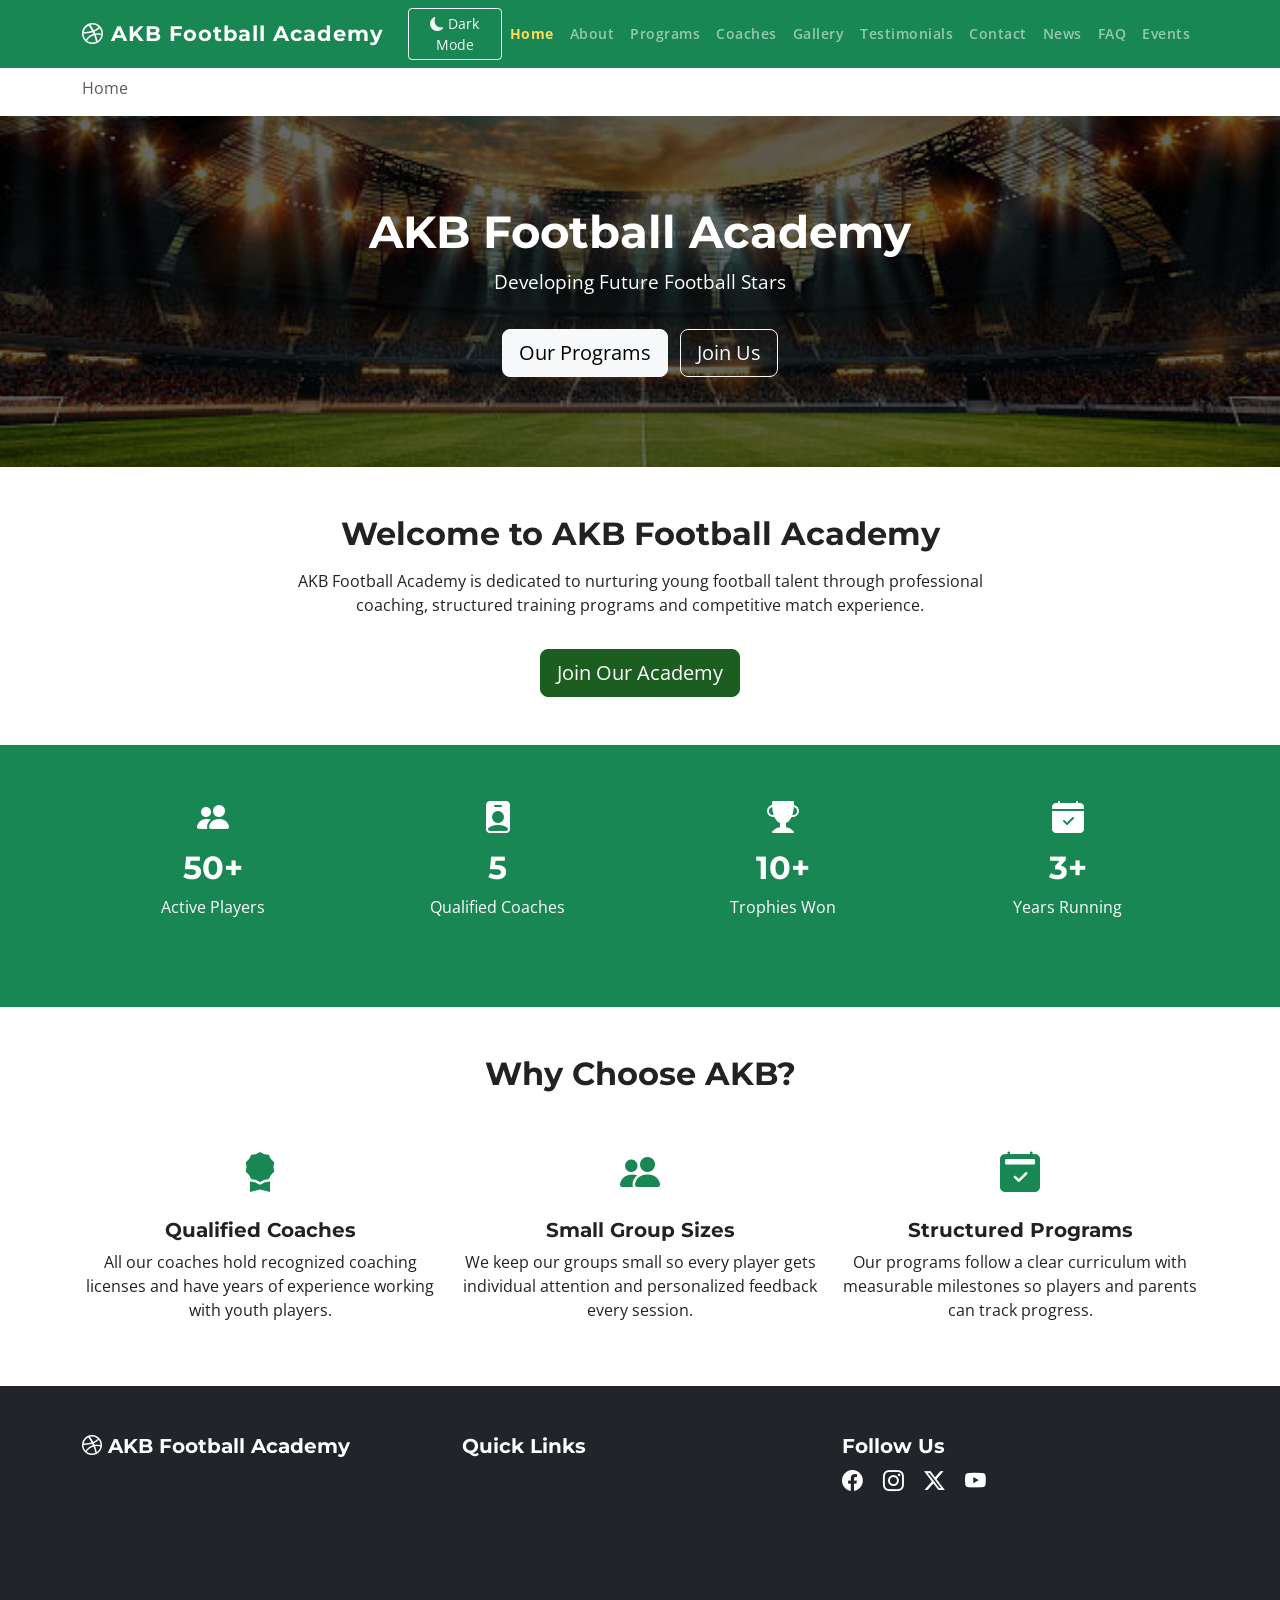
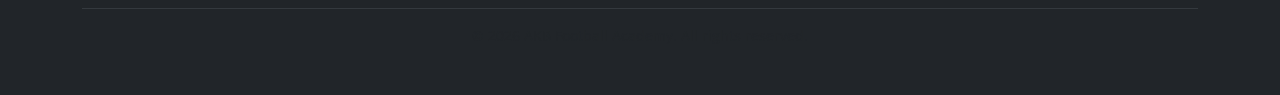
<file: index.html>
<!DOCTYPE html>
<html lang="en">
<head>
    <meta charset="UTF-8">
    <meta name="viewport" content="width=device-width, initial-scale=1.0">
    <title>AKB Football Academy</title>

    <link href="https://cdn.jsdelivr.net/npm/bootstrap@5.3.0/dist/css/bootstrap.min.css" rel="stylesheet">
    <link rel="stylesheet" href="https://cdn.jsdelivr.net/npm/bootstrap-icons@1.11.0/font/bootstrap-icons.css">
    <link rel="stylesheet" href="css/style.css">
</head>
<body>

    <nav class="navbar navbar-expand-lg navbar-dark bg-success">
        <div class="container">
          <a class="navbar-brand" href="index.html"><i class="bi bi-dribbble"></i> AKB Football Academy</a>
            <button class="btn btn-sm btn-outline-light ms-2" id="darkModeToggle"><i class="bi bi-moon-fill"></i> Dark Mode</button>
            <button class="navbar-toggler" type="button" data-bs-toggle="collapse" data-bs-target="#navMenu">
                <span class="navbar-toggler-icon"></span>
            </button>
            <div class="collapse navbar-collapse" id="navMenu">
                <ul class="navbar-nav ms-auto">
                    <li class="nav-item"><a class="nav-link active" href="index.html">Home</a></li>
                    <li class="nav-item"><a class="nav-link" href="about.html">About</a></li>
                    <li class="nav-item"><a class="nav-link" href="programs.html">Programs</a></li>
                    <li class="nav-item"><a class="nav-link" href="coaches.html">Coaches</a></li>
                    <li class="nav-item"><a class="nav-link" href="gallery.html">Gallery</a></li>
                    <li class="nav-item"><a class="nav-link" href="testimonials.html">Testimonials</a></li>
                    <li class="nav-item"><a class="nav-link" href="contact.html">Contact</a></li>
                    <li class="nav-item"><a class="nav-link" href="news.html">News</a></li>
                    <li class="nav-item"><a class="nav-link" href="faq.html">FAQ</a></li>
                    <li class="nav-item"><a class="nav-link" href="events.html">Events</a></li>
                </ul>
            </div>
        </div>
    </nav>

    <div class="container mt-2">
        <nav aria-label="breadcrumb">
            <ol class="breadcrumb">
                <li class="breadcrumb-item active">Home</li>
            </ol>
        </nav>
    </div>
    <div class="hero-banner text-center">
        <div class="container">
            <h1>AKB Football Academy</h1>
            <p>Developing Future Football Stars</p>
            <a href="programs.html" class="btn btn-light btn-lg mt-3 me-2">Our Programs</a>
            <a href="contact.html" class="btn btn-outline-light btn-lg mt-3">Join Us</a>
        </div>
    </div>

  <section class="container py-5">
        <div class="row justify-content-center text-center">
            <div class="col-md-8">
                <h2>Welcome to AKB Football Academy</h2>
                <p class="mt-3">
                    AKB Football Academy is dedicated to nurturing young football talent
                    through professional coaching, structured training programs and
                    competitive match experience.
                </p>
                <a href="contact.html" class="btn btn-success btn-lg mt-3">Join Our Academy</a>
            </div>
        </div>
    </section>

    <!-- Stats Section -->
    <section class="bg-success text-white py-5">
        <div class="container">
            <div class="row text-center">
                <div class="col-md-3 col-6 mb-4">
                    <i class="bi bi-people-fill" style="font-size: 2rem;"></i>
                    <h2 class="mt-2">50+</h2>
                    <p>Active Players</p>
                </div>
                <div class="col-md-3 col-6 mb-4">
                    <i class="bi bi-person-badge-fill" style="font-size: 2rem;"></i>
                    <h2 class="mt-2">5</h2>
                    <p>Qualified Coaches</p>
                </div>
                <div class="col-md-3 col-6 mb-4">
                    <i class="bi bi-trophy-fill" style="font-size: 2rem;"></i>
                    <h2 class="mt-2">10+</h2>
                    <p>Trophies Won</p>
                </div>
                <div class="col-md-3 col-6 mb-4">
                    <i class="bi bi-calendar-check-fill" style="font-size: 2rem;"></i>
                    <h2 class="mt-2">3+</h2>
                    <p>Years Running</p>
                </div>
            </div>
        </div>
    </section>
<!-- Why Choose Us Section -->
    <section class="container py-5">
        <h2 class="text-center mb-5">Why Choose AKB?</h2>
        <div class="row g-4 text-center">
            <div class="col-md-4">
                <i class="bi bi-award-fill text-success" style="font-size: 2.5rem;"></i>
                <h5 class="mt-3">Qualified Coaches</h5>
                <p>All our coaches hold recognized coaching licenses and have years of experience working with youth players.</p>
            </div>
            <div class="col-md-4">
                <i class="bi bi-people-fill text-success" style="font-size: 2.5rem;"></i>
                <h5 class="mt-3">Small Group Sizes</h5>
                <p>We keep our groups small so every player gets individual attention and personalized feedback every session.</p>
            </div>
            <div class="col-md-4">
                <i class="bi bi-calendar2-check-fill text-success" style="font-size: 2.5rem;"></i>
                <h5 class="mt-3">Structured Programs</h5>
                <p>Our programs follow a clear curriculum with measurable milestones so players and parents can track progress.</p>
            </div>
        </div>
    </section>
    <button id="backToTop" class="btn btn-success"><i class="bi bi-arrow-up"></i></button>
    <footer class="bg-dark text-white py-5">
        <div class="container">
            <div class="row text-center text-md-start">
                <div class="col-md-4 mb-4">
                    <h5><i class="bi bi-dribbble"></i> AKB Football Academy</h5>
                    <p class="text-muted">Developing skills, building character, shaping champions since 2023.</p>
                </div>
                <div class="col-md-4 mb-4">
                    <h5>Quick Links</h5>
                    <ul class="list-unstyled">
                        <li><a href="index.html" class="text-muted text-decoration-none">Home</a></li>
                        <li><a href="about.html" class="text-muted text-decoration-none">About</a></li>
                        <li><a href="programs.html" class="text-muted text-decoration-none">Programs</a></li>
                        <li><a href="contact.html" class="text-muted text-decoration-none">Contact</a></li>
                    </ul>
                </div>
                <div class="col-md-4 mb-4">
                    <h5>Follow Us</h5>
                    <a href="#" class="text-white me-3"><i class="bi bi-facebook" style="font-size: 1.3rem;"></i></a>
                    <a href="#" class="text-white me-3"><i class="bi bi-instagram" style="font-size: 1.3rem;"></i></a>
                    <a href="#" class="text-white me-3"><i class="bi bi-twitter-x" style="font-size: 1.3rem;"></i></a>
                    <a href="#" class="text-white"><i class="bi bi-youtube" style="font-size: 1.3rem;"></i></a>
                </div>
            </div>
            <hr class="border-secondary">
            <p class="text-center text-muted mb-0">&copy; 2026 AKB Football Academy. All rights reserved.</p>
        </div>
    </footer>

    <script src="https://cdn.jsdelivr.net/npm/bootstrap@5.3.0/dist/js/bootstrap.bundle.min.js"></script>
    <script src="js/script.js"></script>

</body>
</html>
</file>
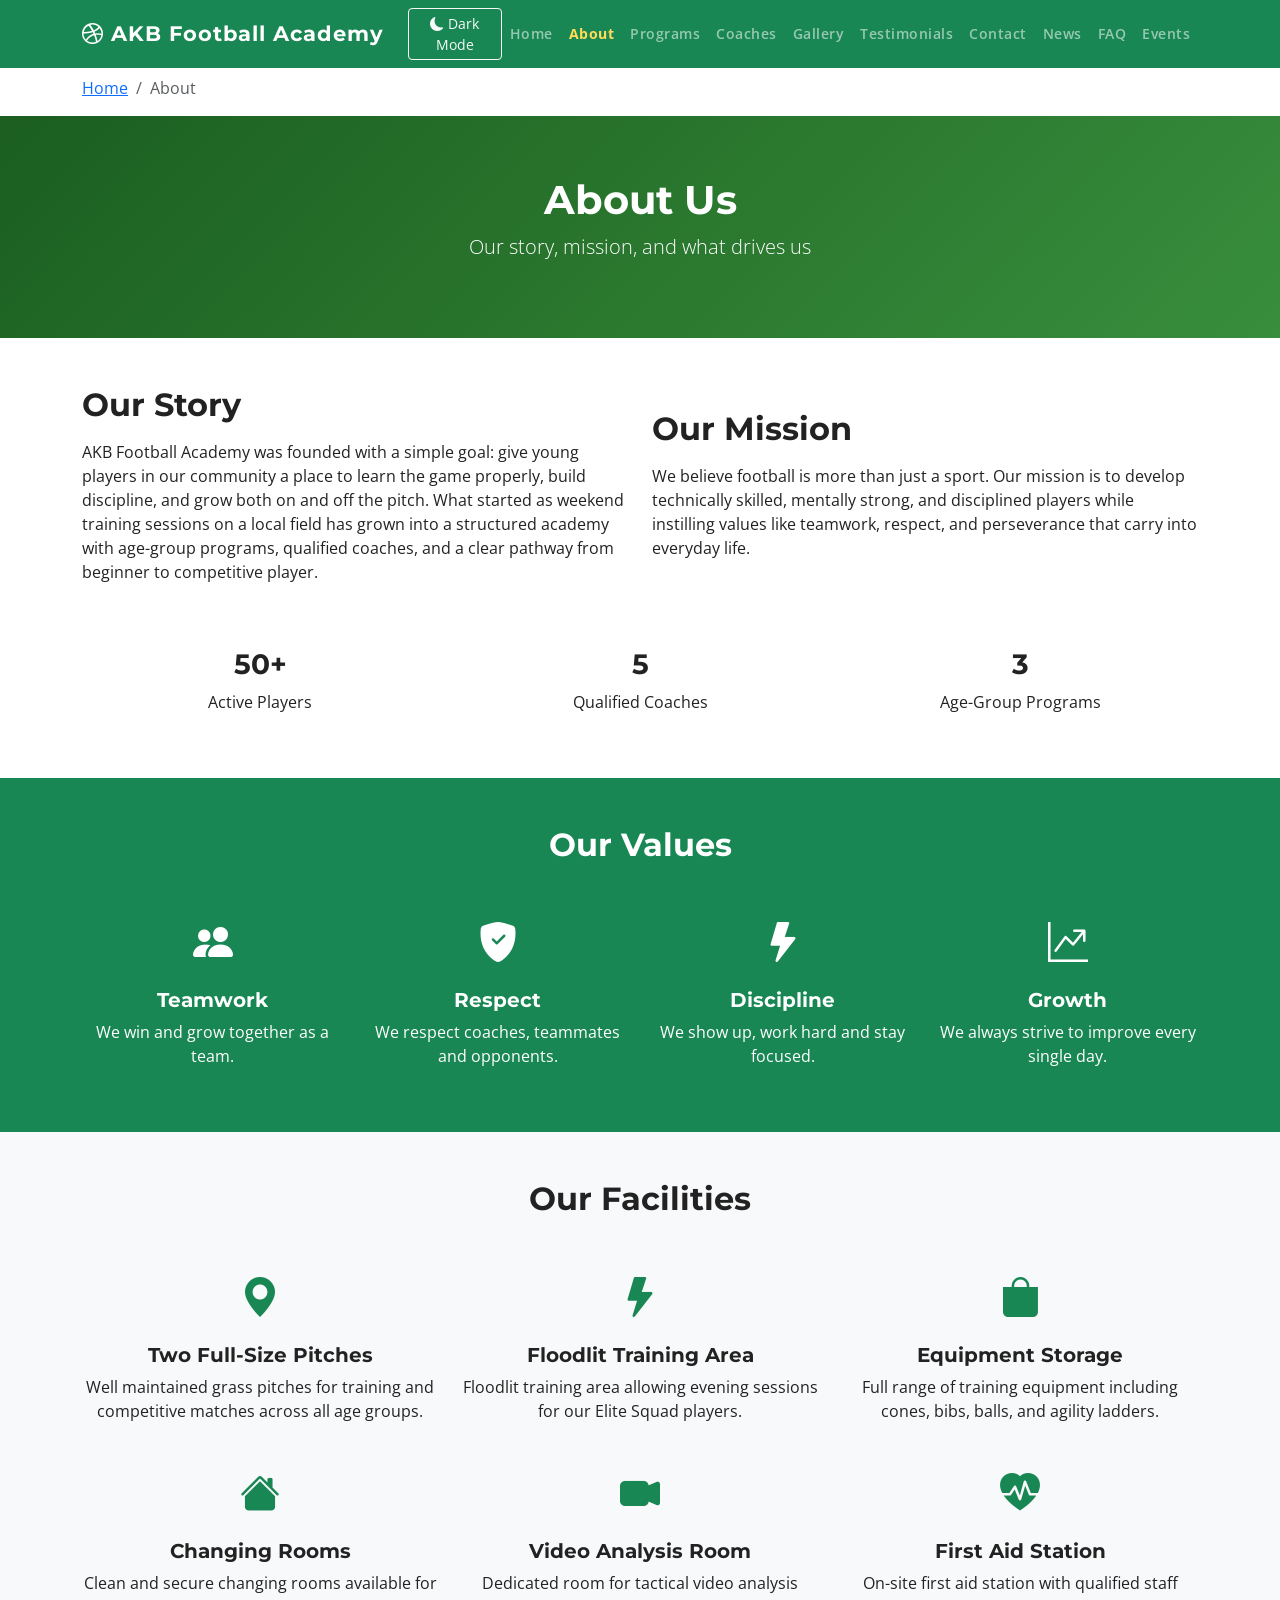
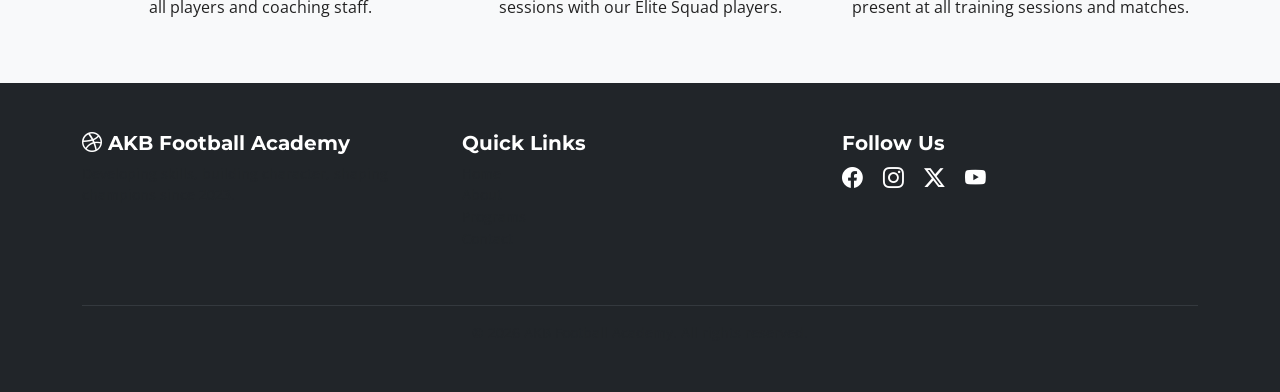
<file: about.html>
<!DOCTYPE html>
<html lang="en">
<head>
    <meta charset="UTF-8">
    <meta name="viewport" content="width=device-width, initial-scale=1.0">
    <title>About Us - AKB Football Academy</title>

    <link href="https://cdn.jsdelivr.net/npm/bootstrap@5.3.0/dist/css/bootstrap.min.css" rel="stylesheet">
    <link rel="stylesheet" href="https://cdn.jsdelivr.net/npm/bootstrap-icons@1.11.0/font/bootstrap-icons.css">
    <link rel="stylesheet" href="css/style.css">
</head>
<body>

    <nav class="navbar navbar-expand-lg navbar-dark bg-success">
        <div class="container">
            <a class="navbar-brand" href="index.html"><i class="bi bi-dribbble"></i> AKB Football Academy</a>
            <button class="btn btn-sm btn-outline-light ms-2" id="darkModeToggle"><i class="bi bi-moon-fill"></i> Dark Mode</button>
            <button class="navbar-toggler" type="button" data-bs-toggle="collapse" data-bs-target="#navMenu">
                <span class="navbar-toggler-icon"></span>
            </button>
            <div class="collapse navbar-collapse" id="navMenu">
                <ul class="navbar-nav ms-auto">
                    <li class="nav-item"><a class="nav-link" href="index.html">Home</a></li>
                    <li class="nav-item"><a class="nav-link active" href="about.html">About</a></li>
                    <li class="nav-item"><a class="nav-link" href="programs.html">Programs</a></li>
                    <li class="nav-item"><a class="nav-link" href="coaches.html">Coaches</a></li>
                    <li class="nav-item"><a class="nav-link" href="gallery.html">Gallery</a></li>
                    <li class="nav-item"><a class="nav-link" href="testimonials.html">Testimonials</a></li>
                    <li class="nav-item"><a class="nav-link" href="contact.html">Contact</a></li>
                    <li class="nav-item"><a class="nav-link" href="news.html">News</a></li>
                    <li class="nav-item"><a class="nav-link" href="faq.html">FAQ</a></li>
                    <li class="nav-item"><a class="nav-link" href="events.html">Events</a></li>
                </ul>
            </div>
        </div>
    </nav>

    <div class="container mt-2">
        <nav aria-label="breadcrumb">
            <ol class="breadcrumb">
                <li class="breadcrumb-item"><a href="index.html">Home</a></li>
                <li class="breadcrumb-item active">About</li>
            </ol>
        </nav>
    </div>

    <div class="page-header text-center">
        <div class="container">
            <h1>About Us</h1>
            <p class="lead">Our story, mission, and what drives us</p>
        </div>
    </div>

    <section class="container py-5">
        <div class="row align-items-center">
            <div class="col-md-6">
                <h2>Our Story</h2>
                <p class="mt-3">
                    AKB Football Academy was founded with a simple goal: give young
                    players in our community a place to learn the game properly,
                    build discipline, and grow both on and off the pitch. What
                    started as weekend training sessions on a local field has grown
                    into a structured academy with age-group programs, qualified
                    coaches, and a clear pathway from beginner to competitive player.
                </p>
            </div>
            <div class="col-md-6">
                <h2>Our Mission</h2>
                <p class="mt-3">
                    We believe football is more than just a sport. Our mission is to
                    develop technically skilled, mentally strong, and disciplined
                    players while instilling values like teamwork, respect, and
                    perseverance that carry into everyday life.
                </p>
            </div>
        </div>

        <div class="row text-center mt-5">
            <div class="col-md-4">
                <h3>50+</h3>
                <p>Active Players</p>
            </div>
            <div class="col-md-4">
                <h3>5</h3>
                <p>Qualified Coaches</p>
            </div>
            <div class="col-md-4">
                <h3>3</h3>
                <p>Age-Group Programs</p>
            </div>
        </div>
    </section>

    <!-- Values Section -->
    <section class="bg-success text-white py-5">
        <div class="container">
            <h2 class="text-center mb-5">Our Values</h2>
            <div class="row g-4 text-center">
                <div class="col-md-3 col-6">
                    <i class="bi bi-people-fill" style="font-size: 2.5rem;"></i>
                    <h5 class="mt-3">Teamwork</h5>
                    <p>We win and grow together as a team.</p>
                </div>
                <div class="col-md-3 col-6">
                    <i class="bi bi-shield-fill-check" style="font-size: 2.5rem;"></i>
                    <h5 class="mt-3">Respect</h5>
                    <p>We respect coaches, teammates and opponents.</p>
                </div>
                <div class="col-md-3 col-6">
                    <i class="bi bi-lightning-fill" style="font-size: 2.5rem;"></i>
                    <h5 class="mt-3">Discipline</h5>
                    <p>We show up, work hard and stay focused.</p>
                </div>
                <div class="col-md-3 col-6">
                    <i class="bi bi-graph-up-arrow" style="font-size: 2.5rem;"></i>
                    <h5 class="mt-3">Growth</h5>
                    <p>We always strive to improve every single day.</p>
                </div>
            </div>
        </div>
    </section>

    <!-- Facilities Section -->
    <section class="bg-light py-5">
        <div class="container">
            <h2 class="text-center mb-5">Our Facilities</h2>
            <div class="row g-4 text-center">
                <div class="col-md-4">
                    <i class="bi bi-geo-alt-fill text-success" style="font-size: 2.5rem;"></i>
                    <h5 class="mt-3">Two Full-Size Pitches</h5>
                    <p>Well maintained grass pitches for training and competitive matches across all age groups.</p>
                </div>
                <div class="col-md-4">
                    <i class="bi bi-lightning-fill text-success" style="font-size: 2.5rem;"></i>
                    <h5 class="mt-3">Floodlit Training Area</h5>
                    <p>Floodlit training area allowing evening sessions for our Elite Squad players.</p>
                </div>
                <div class="col-md-4">
                    <i class="bi bi-bag-fill text-success" style="font-size: 2.5rem;"></i>
                    <h5 class="mt-3">Equipment Storage</h5>
                    <p>Full range of training equipment including cones, bibs, balls, and agility ladders.</p>
                </div>
                <div class="col-md-4">
                    <i class="bi bi-house-fill text-success" style="font-size: 2.5rem;"></i>
                    <h5 class="mt-3">Changing Rooms</h5>
                    <p>Clean and secure changing rooms available for all players and coaching staff.</p>
                </div>
                <div class="col-md-4">
                    <i class="bi bi-camera-video-fill text-success" style="font-size: 2.5rem;"></i>
                    <h5 class="mt-3">Video Analysis Room</h5>
                    <p>Dedicated room for tactical video analysis sessions with our Elite Squad players.</p>
                </div>
                <div class="col-md-4">
                    <i class="bi bi-heart-pulse-fill text-success" style="font-size: 2.5rem;"></i>
                    <h5 class="mt-3">First Aid Station</h5>
                    <p>On-site first aid station with qualified staff present at all training sessions and matches.</p>
                </div>
            </div>
        </div>
    </section>

    <button id="backToTop" class="btn btn-success"><i class="bi bi-arrow-up"></i></button>

    <footer class="bg-dark text-white py-5">
        <div class="container">
            <div class="row text-center text-md-start">
                <div class="col-md-4 mb-4">
                    <h5><i class="bi bi-dribbble"></i> AKB Football Academy</h5>
                    <p class="text-muted">Developing skills, building character, shaping champions since 2023.</p>
                </div>
                <div class="col-md-4 mb-4">
                    <h5>Quick Links</h5>
                    <ul class="list-unstyled">
                        <li><a href="index.html" class="text-muted text-decoration-none">Home</a></li>
                        <li><a href="about.html" class="text-muted text-decoration-none">About</a></li>
                        <li><a href="programs.html" class="text-muted text-decoration-none">Programs</a></li>
                        <li><a href="contact.html" class="text-muted text-decoration-none">Contact</a></li>
                    </ul>
                </div>
                <div class="col-md-4 mb-4">
                    <h5>Follow Us</h5>
                    <a href="#" class="text-white me-3"><i class="bi bi-facebook" style="font-size: 1.3rem;"></i></a>
                    <a href="#" class="text-white me-3"><i class="bi bi-instagram" style="font-size: 1.3rem;"></i></a>
                    <a href="#" class="text-white me-3"><i class="bi bi-twitter-x" style="font-size: 1.3rem;"></i></a>
                    <a href="#" class="text-white"><i class="bi bi-youtube" style="font-size: 1.3rem;"></i></a>
                </div>
            </div>
            <hr class="border-secondary">
            <p class="text-center text-muted mb-0">&copy; 2026 AKB Football Academy. All rights reserved.</p>
        </div>
    </footer>

    <script src="https://cdn.jsdelivr.net/npm/bootstrap@5.3.0/dist/js/bootstrap.bundle.min.js"></script>
    <script src="js/script.js"></script>

</body>
</html>
</file>
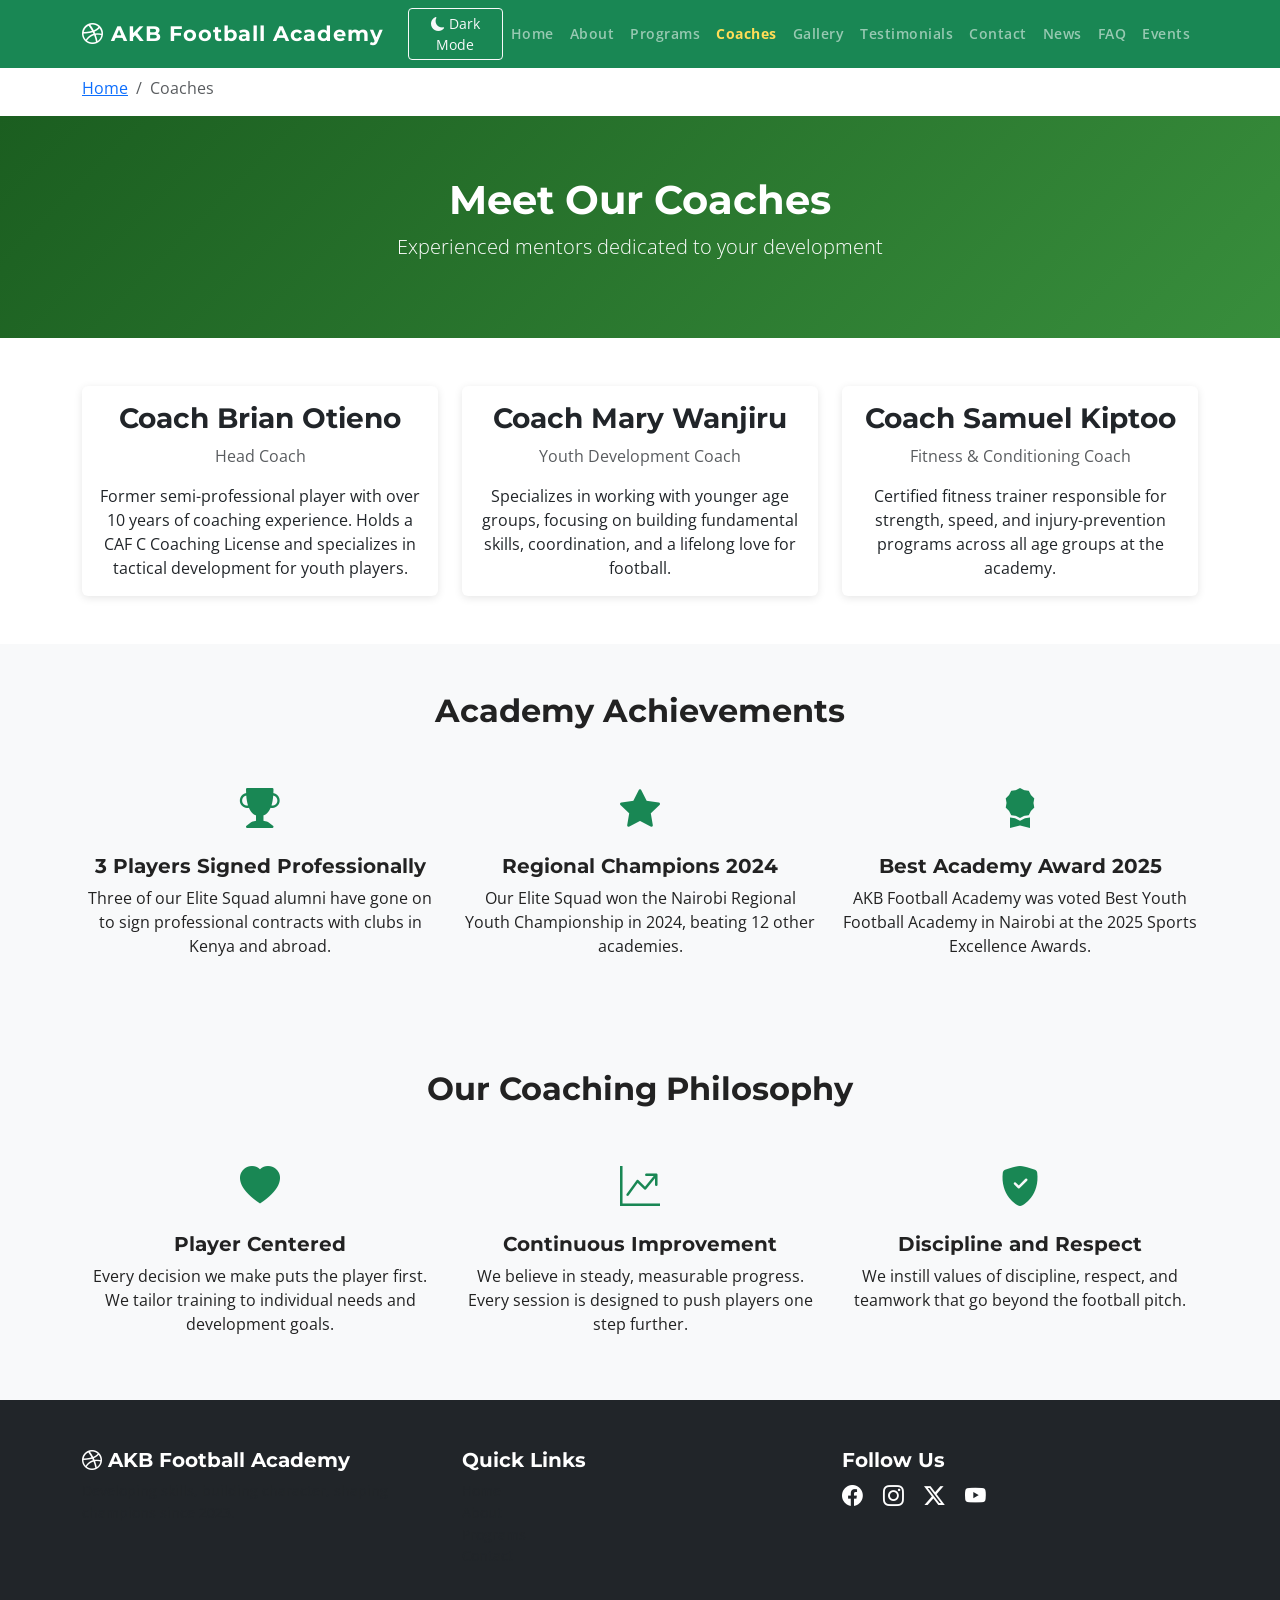
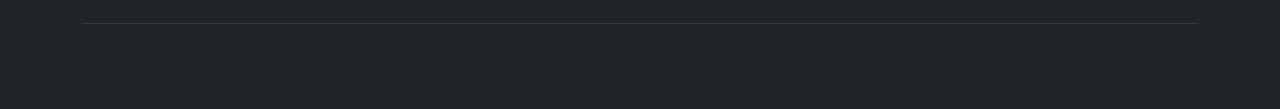
<file: coaches.html>
<!DOCTYPE html>
<html lang="en">
<head>
    <meta charset="UTF-8">
    <meta name="viewport" content="width=device-width, initial-scale=1.0">
    <title>Coaches - AKB Football Academy</title>

    <link href="https://cdn.jsdelivr.net/npm/bootstrap@5.3.0/dist/css/bootstrap.min.css" rel="stylesheet">
    <link rel="stylesheet" href="https://cdn.jsdelivr.net/npm/bootstrap-icons@1.11.0/font/bootstrap-icons.css">
    <link rel="stylesheet" href="css/style.css">
</head>
<body>

    <nav class="navbar navbar-expand-lg navbar-dark bg-success">
        <div class="container">
            <a class="navbar-brand" href="index.html"><i class="bi bi-dribbble"></i> AKB Football Academy</a>
            <button class="btn btn-sm btn-outline-light ms-2" id="darkModeToggle"><i class="bi bi-moon-fill"></i> Dark Mode</button>
            <button class="navbar-toggler" type="button" data-bs-toggle="collapse" data-bs-target="#navMenu">
                <span class="navbar-toggler-icon"></span>
            </button>
            <div class="collapse navbar-collapse" id="navMenu">
                <ul class="navbar-nav ms-auto">
                    <li class="nav-item"><a class="nav-link" href="index.html">Home</a></li>
                    <li class="nav-item"><a class="nav-link" href="about.html">About</a></li>
                    <li class="nav-item"><a class="nav-link" href="programs.html">Programs</a></li>
                    <li class="nav-item"><a class="nav-link active" href="coaches.html">Coaches</a></li>
                    <li class="nav-item"><a class="nav-link" href="gallery.html">Gallery</a></li>
                    <li class="nav-item"><a class="nav-link" href="testimonials.html">Testimonials</a></li>
                    <li class="nav-item"><a class="nav-link" href="contact.html">Contact</a></li>
                    <li class="nav-item"><a class="nav-link" href="news.html">News</a></li>
                    <li class="nav-item"><a class="nav-link" href="faq.html">FAQ</a></li>
                    <li class="nav-item"><a class="nav-link" href="events.html">Events</a></li>
                </ul>
            </div>
        </div>
    </nav>

    <div class="container mt-2">
        <nav aria-label="breadcrumb">
            <ol class="breadcrumb">
                <li class="breadcrumb-item"><a href="index.html">Home</a></li>
                <li class="breadcrumb-item active">Coaches</li>
            </ol>
        </nav>
    </div>

    <div class="page-header text-center">
        <div class="container">
            <h1>Meet Our Coaches</h1>
            <p class="lead">Experienced mentors dedicated to your development</p>
        </div>
    </div>

    <section class="container py-5">
        <div class="row g-4">

            <div class="col-md-4">
                <div class="card h-100 text-center">
                    <div class="card-body">
                        <h3 class="card-title">Coach Brian Otieno</h3>
                        <p class="text-muted">Head Coach</p>
                        <p class="card-text">
                            Former semi-professional player with over 10 years of
                            coaching experience. Holds a CAF C Coaching License and
                            specializes in tactical development for youth players.
                        </p>
                    </div>
                </div>
            </div>

            <div class="col-md-4">
                <div class="card h-100 text-center">
                    <div class="card-body">
                        <h3 class="card-title">Coach Mary Wanjiru</h3>
                        <p class="text-muted">Youth Development Coach</p>
                        <p class="card-text">
                            Specializes in working with younger age groups, focusing
                            on building fundamental skills, coordination, and a
                            lifelong love for football.
                        </p>
                    </div>
                </div>
            </div>

            <div class="col-md-4">
                <div class="card h-100 text-center">
                    <div class="card-body">
                        <h3 class="card-title">Coach Samuel Kiptoo</h3>
                        <p class="text-muted">Fitness & Conditioning Coach</p>
                        <p class="card-text">
                            Certified fitness trainer responsible for strength,
                            speed, and injury-prevention programs across all age
                            groups at the academy.
                        </p>
                    </div>
                </div>
            </div>

        </div>
    </section>

    <!-- Academy Achievements Section -->
    <section class="bg-light py-5">
        <div class="container">
            <h2 class="text-center mb-5">Academy Achievements</h2>
            <div class="row g-4 text-center">
                <div class="col-md-4">
                    <i class="bi bi-trophy-fill text-success" style="font-size: 2.5rem;"></i>
                    <h5 class="mt-3">3 Players Signed Professionally</h5>
                    <p>Three of our Elite Squad alumni have gone on to sign professional contracts with clubs in Kenya and abroad.</p>
                </div>
                <div class="col-md-4">
                    <i class="bi bi-star-fill text-success" style="font-size: 2.5rem;"></i>
                    <h5 class="mt-3">Regional Champions 2024</h5>
                    <p>Our Elite Squad won the Nairobi Regional Youth Championship in 2024, beating 12 other academies.</p>
                </div>
                <div class="col-md-4">
                    <i class="bi bi-award-fill text-success" style="font-size: 2.5rem;"></i>
                    <h5 class="mt-3">Best Academy Award 2025</h5>
                    <p>AKB Football Academy was voted Best Youth Football Academy in Nairobi at the 2025 Sports Excellence Awards.</p>
                </div>
            </div>
        </div>
    </section>

    <!-- Coaching Philosophy Section -->
    <section class="bg-light py-5">
        <div class="container">
            <h2 class="text-center mb-5">Our Coaching Philosophy</h2>
            <div class="row g-4 text-center">
                <div class="col-md-4">
                    <i class="bi bi-heart-fill text-success" style="font-size: 2.5rem;"></i>
                    <h5 class="mt-3">Player Centered</h5>
                    <p>Every decision we make puts the player first. We tailor training to individual needs and development goals.</p>
                </div>
                <div class="col-md-4">
                    <i class="bi bi-graph-up-arrow text-success" style="font-size: 2.5rem;"></i>
                    <h5 class="mt-3">Continuous Improvement</h5>
                    <p>We believe in steady, measurable progress. Every session is designed to push players one step further.</p>
                </div>
                <div class="col-md-4">
                    <i class="bi bi-shield-fill-check text-success" style="font-size: 2.5rem;"></i>
                    <h5 class="mt-3">Discipline and Respect</h5>
                    <p>We instill values of discipline, respect, and teamwork that go beyond the football pitch.</p>
                </div>
            </div>
        </div>
    </section>

    <button id="backToTop" class="btn btn-success"><i class="bi bi-arrow-up"></i></button>

    <footer class="bg-dark text-white py-5">
        <div class="container">
            <div class="row text-center text-md-start">
                <div class="col-md-4 mb-4">
                    <h5><i class="bi bi-dribbble"></i> AKB Football Academy</h5>
                    <p class="text-muted">Developing skills, building character, shaping champions since 2023.</p>
                </div>
                <div class="col-md-4 mb-4">
                    <h5>Quick Links</h5>
                    <ul class="list-unstyled">
                        <li><a href="index.html" class="text-muted text-decoration-none">Home</a></li>
                        <li><a href="about.html" class="text-muted text-decoration-none">About</a></li>
                        <li><a href="programs.html" class="text-muted text-decoration-none">Programs</a></li>
                        <li><a href="contact.html" class="text-muted text-decoration-none">Contact</a></li>
                    </ul>
                </div>
                <div class="col-md-4 mb-4">
                    <h5>Follow Us</h5>
                    <a href="#" class="text-white me-3"><i class="bi bi-facebook" style="font-size: 1.3rem;"></i></a>
                    <a href="#" class="text-white me-3"><i class="bi bi-instagram" style="font-size: 1.3rem;"></i></a>
                    <a href="#" class="text-white me-3"><i class="bi bi-twitter-x" style="font-size: 1.3rem;"></i></a>
                    <a href="#" class="text-white"><i class="bi bi-youtube" style="font-size: 1.3rem;"></i></a>
                </div>
            </div>
            <hr class="border-secondary">
            <p class="text-center text-muted mb-0">&copy; 2026 AKB Football Academy. All rights reserved.</p>
        </div>
    </footer>

    <script src="https://cdn.jsdelivr.net/npm/bootstrap@5.3.0/dist/js/bootstrap.bundle.min.js"></script>
    <script src="js/script.js"></script>

</body>
</html>
</file>
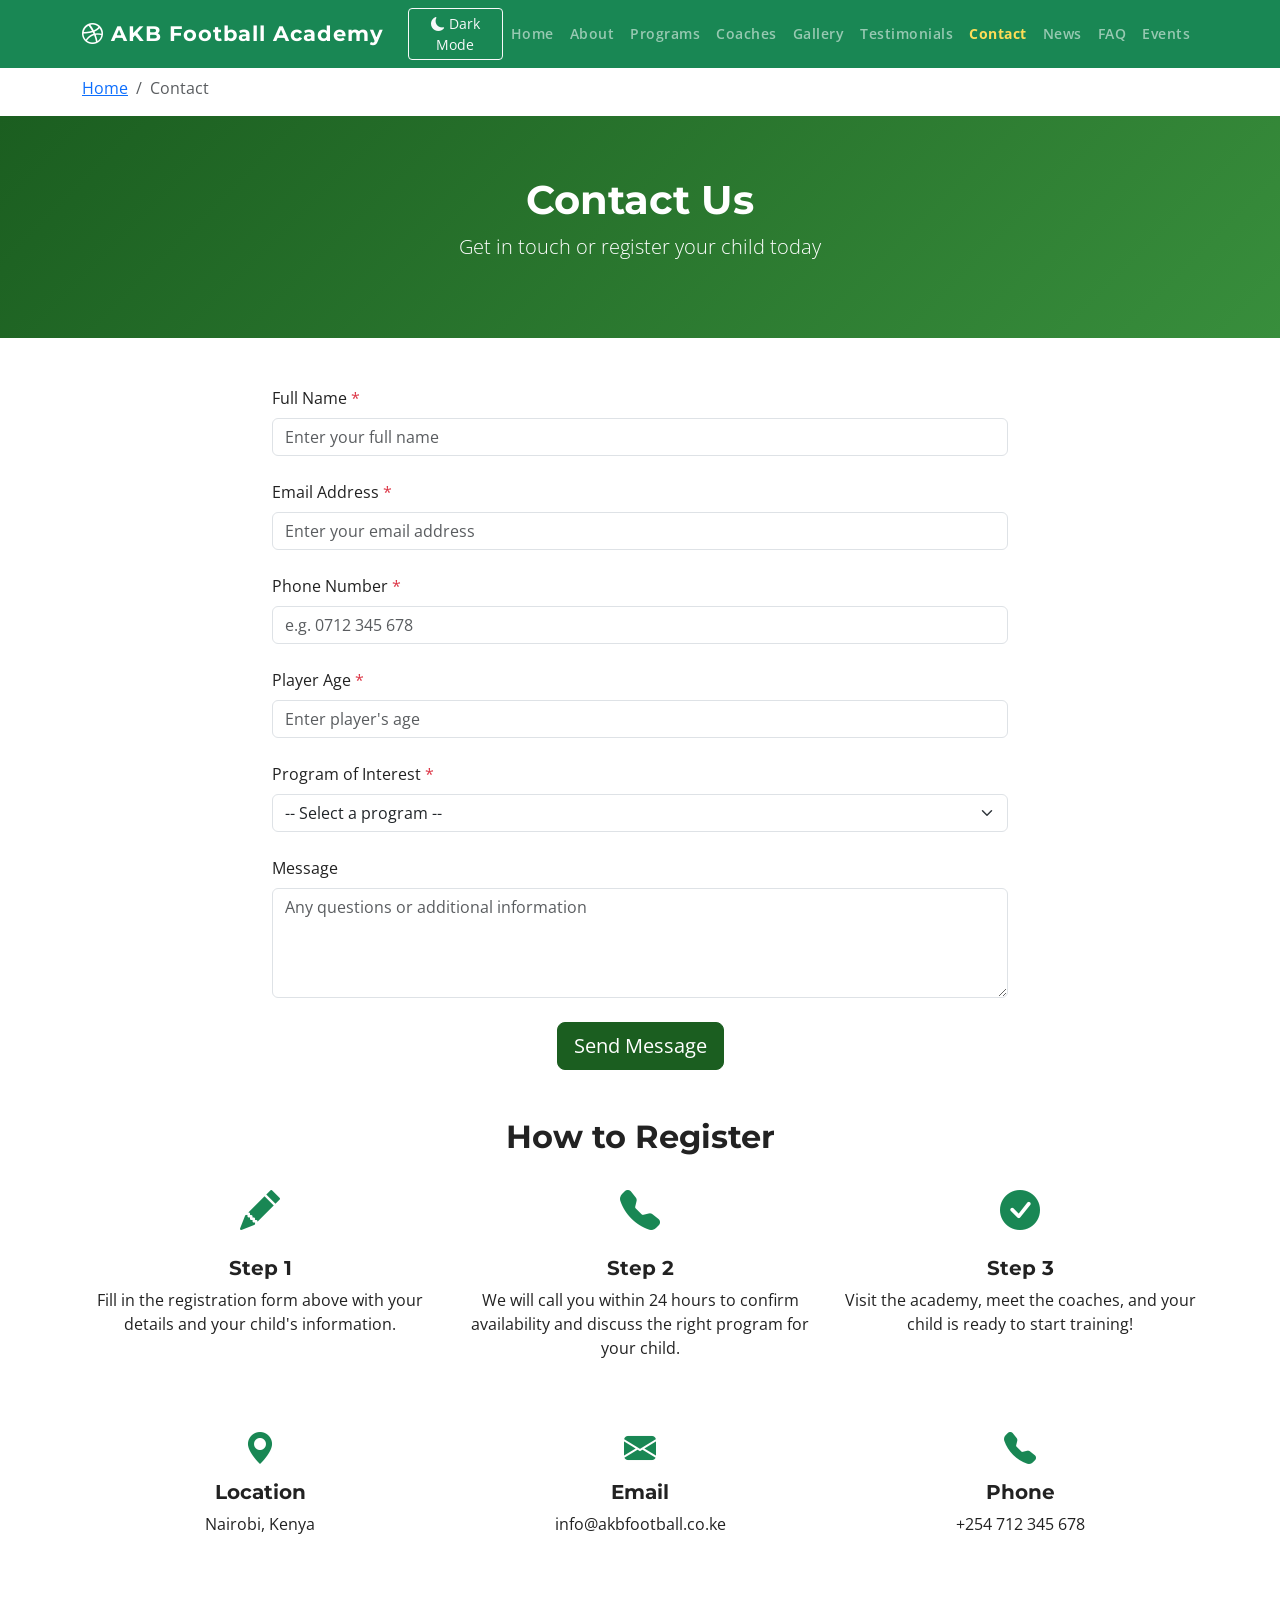
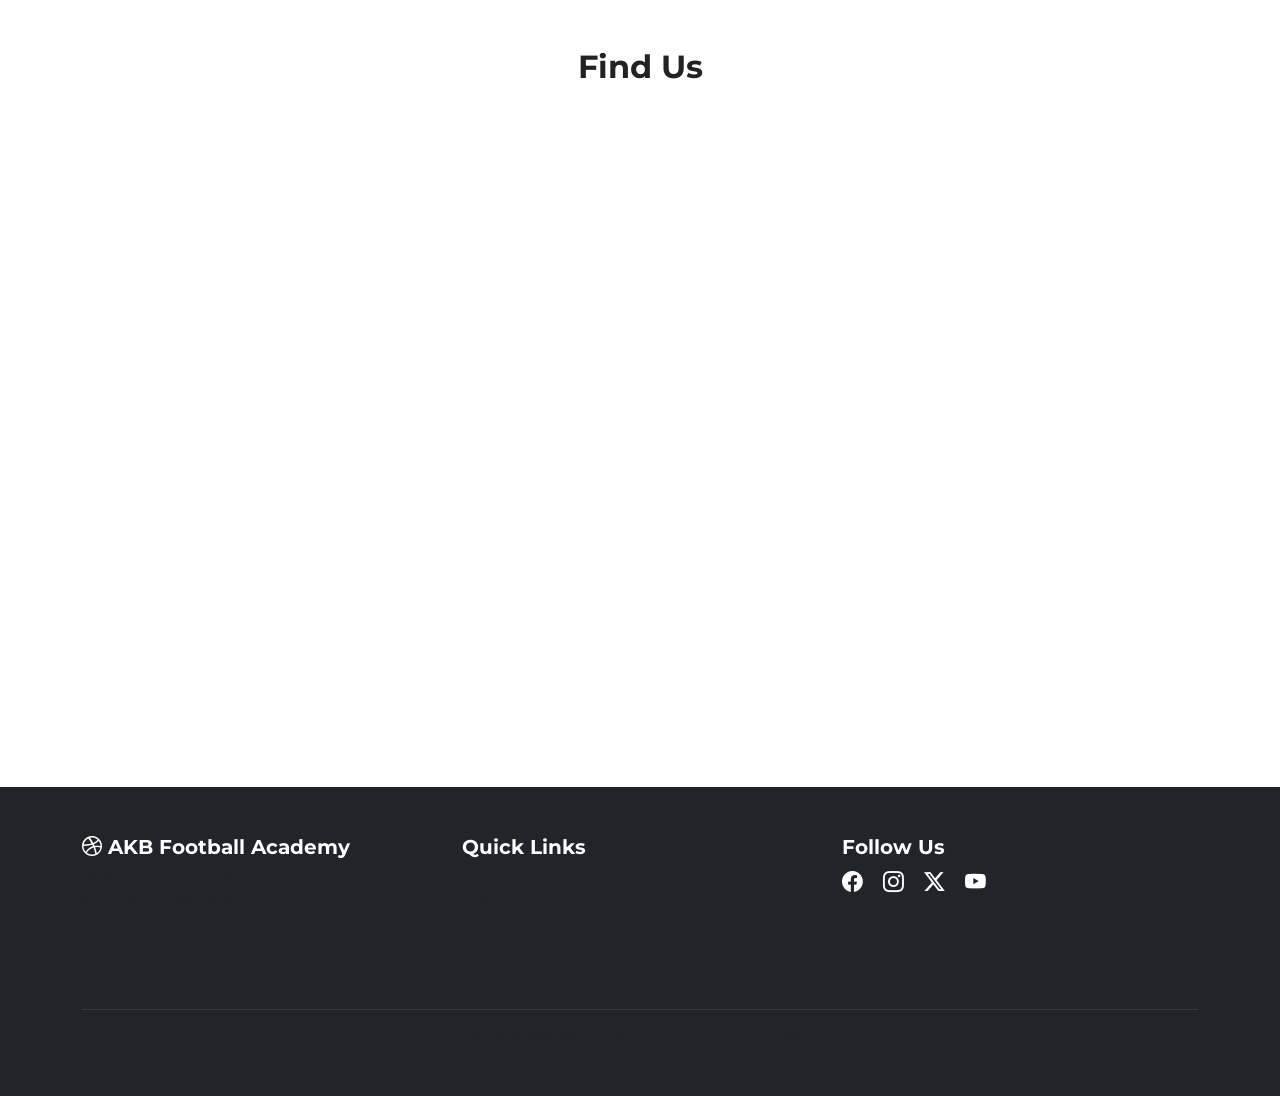
<file: contact.html>
<!DOCTYPE html>
<html lang="en">
<head>
    <meta charset="UTF-8">
    <meta name="viewport" content="width=device-width, initial-scale=1.0">
    <title>Contact - AKB Football Academy</title>

    <link href="https://cdn.jsdelivr.net/npm/bootstrap@5.3.0/dist/css/bootstrap.min.css" rel="stylesheet">
    <link rel="stylesheet" href="https://cdn.jsdelivr.net/npm/bootstrap-icons@1.11.0/font/bootstrap-icons.css">
    <link rel="stylesheet" href="css/style.css">
</head>
<body>

    <nav class="navbar navbar-expand-lg navbar-dark bg-success">
        <div class="container">
            <a class="navbar-brand" href="index.html"><i class="bi bi-dribbble"></i> AKB Football Academy</a>
            <button class="btn btn-sm btn-outline-light ms-2" id="darkModeToggle"><i class="bi bi-moon-fill"></i> Dark Mode</button>
            <button class="navbar-toggler" type="button" data-bs-toggle="collapse" data-bs-target="#navMenu">
                <span class="navbar-toggler-icon"></span>
            </button>
            <div class="collapse navbar-collapse" id="navMenu">
                <ul class="navbar-nav ms-auto">
                    <li class="nav-item"><a class="nav-link" href="index.html">Home</a></li>
                    <li class="nav-item"><a class="nav-link" href="about.html">About</a></li>
                    <li class="nav-item"><a class="nav-link" href="programs.html">Programs</a></li>
                    <li class="nav-item"><a class="nav-link" href="coaches.html">Coaches</a></li>
                    <li class="nav-item"><a class="nav-link" href="gallery.html">Gallery</a></li>
                    <li class="nav-item"><a class="nav-link" href="testimonials.html">Testimonials</a></li>
                    <li class="nav-item"><a class="nav-link active" href="contact.html">Contact</a></li>
                    <li class="nav-item"><a class="nav-link" href="news.html">News</a></li>
                    <li class="nav-item"><a class="nav-link" href="faq.html">FAQ</a></li>
                    <li class="nav-item"><a class="nav-link" href="events.html">Events</a></li>
                </ul>
            </div>
        </div>
    </nav>

    <div class="container mt-2">
        <nav aria-label="breadcrumb">
            <ol class="breadcrumb">
                <li class="breadcrumb-item"><a href="index.html">Home</a></li>
                <li class="breadcrumb-item active">Contact</li>
            </ol>
        </nav>
    </div>

    <div class="page-header text-center">
        <div class="container">
            <h1>Contact Us</h1>
            <p class="lead">Get in touch or register your child today</p>
        </div>
    </div>

    <section class="container py-5">
        <div class="row justify-content-center">
            <div class="col-md-8">

                <div id="formSuccess" class="alert alert-success d-none">
                    Thank you! Your message has been sent. We will get back to you within 24 hours.
                </div>

                <div id="formError" class="alert alert-danger d-none">
                    Please fill in all required fields correctly.
                </div>

                <div class="mb-4">
                    <label for="fullName" class="form-label">Full Name <span class="text-danger">*</span></label>
                    <input type="text" class="form-control" id="fullName" placeholder="Enter your full name">
                </div>

                <div class="mb-4">
                    <label for="email" class="form-label">Email Address <span class="text-danger">*</span></label>
                    <input type="email" class="form-control" id="email" placeholder="Enter your email address">
                </div>

                <div class="mb-4">
                    <label for="phone" class="form-label">Phone Number <span class="text-danger">*</span></label>
                    <input type="tel" class="form-control" id="phone" placeholder="e.g. 0712 345 678">
                </div>

                <div class="mb-4">
                    <label for="playerAge" class="form-label">Player Age <span class="text-danger">*</span></label>
                    <input type="number" class="form-control" id="playerAge" placeholder="Enter player's age" min="5" max="18">
                </div>

                <div class="mb-4">
                    <label for="program" class="form-label">Program of Interest <span class="text-danger">*</span></label>
                    <select class="form-select" id="program">
                        <option value="">-- Select a program --</option>
                        <option value="junior">Junior Stars (Ages 6-9)</option>
                        <option value="youth">Youth Development (Ages 10-14)</option>
                        <option value="elite">Elite Squad (Ages 15-18)</option>
                    </select>
                </div>

                <div class="mb-4">
                    <label for="message" class="form-label">Message</label>
                    <textarea class="form-control" id="message" rows="4" placeholder="Any questions or additional information"></textarea>
                </div>

                <div class="text-center">
                    <button type="button" class="btn btn-success btn-lg" id="submitBtn">Send Message</button>
                </div>

            </div>
        </div>

        <!-- How to Register Section -->
        <div class="row mt-5 text-center">
            <h2 class="mb-4">How to Register</h2>
            <div class="col-md-4">
                <i class="bi bi-pencil-fill text-success" style="font-size: 2.5rem;"></i>
                <h5 class="mt-3">Step 1</h5>
                <p>Fill in the registration form above with your details and your child's information.</p>
            </div>
            <div class="col-md-4">
                <i class="bi bi-telephone-fill text-success" style="font-size: 2.5rem;"></i>
                <h5 class="mt-3">Step 2</h5>
                <p>We will call you within 24 hours to confirm availability and discuss the right program for your child.</p>
            </div>
            <div class="col-md-4">
                <i class="bi bi-check-circle-fill text-success" style="font-size: 2.5rem;"></i>
                <h5 class="mt-3">Step 3</h5>
                <p>Visit the academy, meet the coaches, and your child is ready to start training!</p>
            </div>
        </div>

        <div class="row mt-5 text-center">
            <div class="col-md-4">
                <i class="bi bi-geo-alt-fill text-success" style="font-size: 2rem;"></i>
                <h5 class="mt-2">Location</h5>
                <p>Nairobi, Kenya</p>
            </div>
            <div class="col-md-4">
                <i class="bi bi-envelope-fill text-success" style="font-size: 2rem;"></i>
                <h5 class="mt-2">Email</h5>
                <p>info@akbfootball.co.ke</p>
            </div>
            <div class="col-md-4">
                <i class="bi bi-telephone-fill text-success" style="font-size: 2rem;"></i>
                <h5 class="mt-2">Phone</h5>
                <p>+254 712 345 678</p>
            </div>
        </div>
    </section>

    <!-- Map Section -->
    <section class="container py-5">
        <h2 class="text-center mb-4">Find Us</h2>
        <div class="ratio ratio-16x9">
            <iframe
                src="https://www.google.com/maps/embed?pb=!1m18!1m12!1m3!1d255282.35853743965!2d36.6822226!3d-1.3031934!2m3!1f0!2f0!3f0!3m2!1i1024!2i768!4f13.1!3m3!1m2!1s0x182f1172d84d49a7%3A0xf7cf0254b297924c!2sNairobi%2C%20Kenya!5e0!3m2!1sen!2sus!4v1700000000000!5m2!1sen!2sus"
                style="border:0;"
                allowfullscreen=""
                loading="lazy">
            </iframe>
        </div>
    </section>

    <button id="backToTop" class="btn btn-success"><i class="bi bi-arrow-up"></i></button>

    <footer class="bg-dark text-white py-5">
        <div class="container">
            <div class="row text-center text-md-start">
                <div class="col-md-4 mb-4">
                    <h5><i class="bi bi-dribbble"></i> AKB Football Academy</h5>
                    <p class="text-muted">Developing skills, building character, shaping champions since 2023.</p>
                </div>
                <div class="col-md-4 mb-4">
                    <h5>Quick Links</h5>
                    <ul class="list-unstyled">
                        <li><a href="index.html" class="text-muted text-decoration-none">Home</a></li>
                        <li><a href="about.html" class="text-muted text-decoration-none">About</a></li>
                        <li><a href="programs.html" class="text-muted text-decoration-none">Programs</a></li>
                        <li><a href="contact.html" class="text-muted text-decoration-none">Contact</a></li>
                    </ul>
                </div>
                <div class="col-md-4 mb-4">
                    <h5>Follow Us</h5>
                    <a href="#" class="text-white me-3"><i class="bi bi-facebook" style="font-size: 1.3rem;"></i></a>
                    <a href="#" class="text-white me-3"><i class="bi bi-instagram" style="font-size: 1.3rem;"></i></a>
                    <a href="#" class="text-white me-3"><i class="bi bi-twitter-x" style="font-size: 1.3rem;"></i></a>
                    <a href="#" class="text-white"><i class="bi bi-youtube" style="font-size: 1.3rem;"></i></a>
                </div>
            </div>
            <hr class="border-secondary">
            <p class="text-center text-muted mb-0">&copy; 2026 AKB Football Academy. All rights reserved.</p>
        </div>
    </footer>

    <script src="https://cdn.jsdelivr.net/npm/bootstrap@5.3.0/dist/js/bootstrap.bundle.min.js"></script>
    <script src="js/script.js"></script>

</body>
</html>
</file>
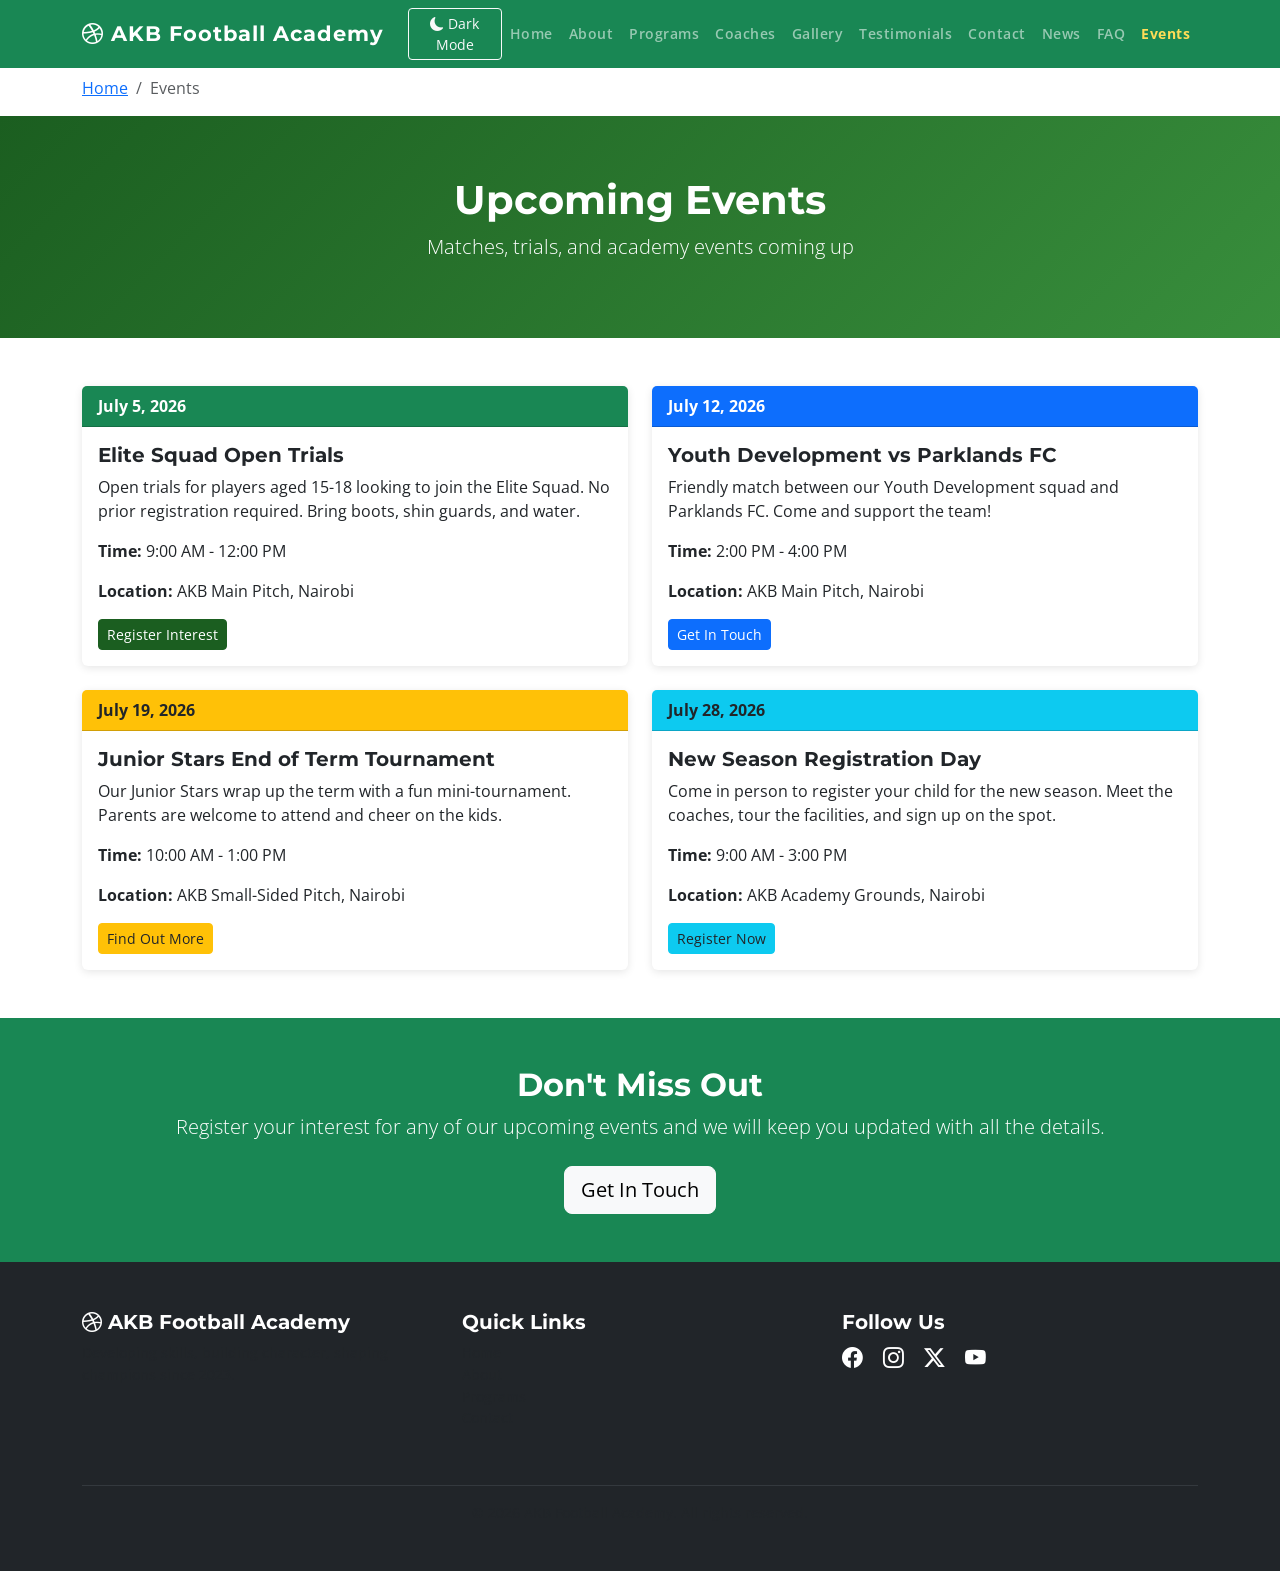
<file: events.html>
<!DOCTYPE html>
<html lang="en">
<head>
    <meta charset="UTF-8">
    <meta name="viewport" content="width=device-width, initial-scale=1.0">
    <title>Events - AKB Football Academy</title>

    <link href="https://cdn.jsdelivr.net/npm/bootstrap@5.3.0/dist/css/bootstrap.min.css" rel="stylesheet">
    <link rel="stylesheet" href="https://cdn.jsdelivr.net/npm/bootstrap-icons@1.11.0/font/bootstrap-icons.css">
    <link rel="stylesheet" href="css/style.css">
</head>
<body>

    <nav class="navbar navbar-expand-lg navbar-dark bg-success">
        <div class="container">
            <a class="navbar-brand" href="index.html"><i class="bi bi-dribbble"></i> AKB Football Academy</a>
            <button class="btn btn-sm btn-outline-light ms-2" id="darkModeToggle"><i class="bi bi-moon-fill"></i> Dark Mode</button>
            <button class="navbar-toggler" type="button" data-bs-toggle="collapse" data-bs-target="#navMenu">
                <span class="navbar-toggler-icon"></span>
            </button>
            <div class="collapse navbar-collapse" id="navMenu">
                <ul class="navbar-nav ms-auto">
                    <li class="nav-item"><a class="nav-link" href="index.html">Home</a></li>
                    <li class="nav-item"><a class="nav-link" href="about.html">About</a></li>
                    <li class="nav-item"><a class="nav-link" href="programs.html">Programs</a></li>
                    <li class="nav-item"><a class="nav-link" href="coaches.html">Coaches</a></li>
                    <li class="nav-item"><a class="nav-link" href="gallery.html">Gallery</a></li>
                    <li class="nav-item"><a class="nav-link" href="testimonials.html">Testimonials</a></li>
                    <li class="nav-item"><a class="nav-link" href="contact.html">Contact</a></li>
                    <li class="nav-item"><a class="nav-link" href="news.html">News</a></li>
                    <li class="nav-item"><a class="nav-link" href="faq.html">FAQ</a></li>
                    <li class="nav-item"><a class="nav-link active" href="events.html">Events</a></li>
                </ul>
            </div>
        </div>
    </nav>

    <div class="container mt-2">
        <nav aria-label="breadcrumb">
            <ol class="breadcrumb">
                <li class="breadcrumb-item"><a href="index.html">Home</a></li>
                <li class="breadcrumb-item active">Events</li>
            </ol>
        </nav>
    </div>

    <div class="page-header text-center">
        <div class="container">
            <h1>Upcoming Events</h1>
            <p class="lead">Matches, trials, and academy events coming up</p>
        </div>
    </div>

    <section class="container py-5">
        <div class="row g-4">

            <div class="col-md-6">
                <div class="card h-100 border-success">
                    <div class="card-header bg-success text-white">
                        <strong>July 5, 2026</strong>
                    </div>
                    <div class="card-body">
                        <h5 class="card-title">Elite Squad Open Trials</h5>
                        <p class="card-text">Open trials for players aged 15-18 looking to join the Elite Squad. No prior registration required. Bring boots, shin guards, and water.</p>
                        <p><strong>Time:</strong> 9:00 AM - 12:00 PM</p>
                        <p><strong>Location:</strong> AKB Main Pitch, Nairobi</p>
                        <a href="contact.html" class="btn btn-success btn-sm">Register Interest</a>
                    </div>
                </div>
            </div>

            <div class="col-md-6">
                <div class="card h-100 border-primary">
                    <div class="card-header bg-primary text-white">
                        <strong>July 12, 2026</strong>
                    </div>
                    <div class="card-body">
                        <h5 class="card-title">Youth Development vs Parklands FC</h5>
                        <p class="card-text">Friendly match between our Youth Development squad and Parklands FC. Come and support the team!</p>
                        <p><strong>Time:</strong> 2:00 PM - 4:00 PM</p>
                        <p><strong>Location:</strong> AKB Main Pitch, Nairobi</p>
                        <a href="contact.html" class="btn btn-primary btn-sm">Get In Touch</a>
                    </div>
                </div>
            </div>

            <div class="col-md-6">
                <div class="card h-100 border-warning">
                    <div class="card-header bg-warning text-dark">
                        <strong>July 19, 2026</strong>
                    </div>
                    <div class="card-body">
                        <h5 class="card-title">Junior Stars End of Term Tournament</h5>
                        <p class="card-text">Our Junior Stars wrap up the term with a fun mini-tournament. Parents are welcome to attend and cheer on the kids.</p>
                        <p><strong>Time:</strong> 10:00 AM - 1:00 PM</p>
                        <p><strong>Location:</strong> AKB Small-Sided Pitch, Nairobi</p>
                        <a href="contact.html" class="btn btn-warning btn-sm text-dark">Find Out More</a>
                    </div>
                </div>
            </div>

            <div class="col-md-6">
                <div class="card h-100 border-info">
                    <div class="card-header bg-info text-dark">
                        <strong>July 28, 2026</strong>
                    </div>
                    <div class="card-body">
                        <h5 class="card-title">New Season Registration Day</h5>
                        <p class="card-text">Come in person to register your child for the new season. Meet the coaches, tour the facilities, and sign up on the spot.</p>
                        <p><strong>Time:</strong> 9:00 AM - 3:00 PM</p>
                        <p><strong>Location:</strong> AKB Academy Grounds, Nairobi</p>
                        <a href="contact.html" class="btn btn-info btn-sm text-dark">Register Now</a>
                    </div>
                </div>
            </div>

        </div>
    </section>

    <!-- Call to Action -->
    <section class="bg-success text-white text-center py-5">
        <div class="container">
            <h2>Don't Miss Out</h2>
            <p class="lead">Register your interest for any of our upcoming events and we will keep you updated with all the details.</p>
            <a href="contact.html" class="btn btn-light btn-lg mt-2">Get In Touch</a>
        </div>
    </section>

    <button id="backToTop" class="btn btn-success"><i class="bi bi-arrow-up"></i></button>

    <footer class="bg-dark text-white py-5">
        <div class="container">
            <div class="row text-center text-md-start">
                <div class="col-md-4 mb-4">
                    <h5><i class="bi bi-dribbble"></i> AKB Football Academy</h5>
                    <p class="text-muted">Developing skills, building character, shaping champions since 2023.</p>
                </div>
                <div class="col-md-4 mb-4">
                    <h5>Quick Links</h5>
                    <ul class="list-unstyled">
                        <li><a href="index.html" class="text-muted text-decoration-none">Home</a></li>
                        <li><a href="about.html" class="text-muted text-decoration-none">About</a></li>
                        <li><a href="programs.html" class="text-muted text-decoration-none">Programs</a></li>
                        <li><a href="contact.html" class="text-muted text-decoration-none">Contact</a></li>
                    </ul>
                </div>
                <div class="col-md-4 mb-4">
                    <h5>Follow Us</h5>
                    <a href="#" class="text-white me-3"><i class="bi bi-facebook" style="font-size: 1.3rem;"></i></a>
                    <a href="#" class="text-white me-3"><i class="bi bi-instagram" style="font-size: 1.3rem;"></i></a>
                    <a href="#" class="text-white me-3"><i class="bi bi-twitter-x" style="font-size: 1.3rem;"></i></a>
                    <a href="#" class="text-white"><i class="bi bi-youtube" style="font-size: 1.3rem;"></i></a>
                </div>
            </div>
            <hr class="border-secondary">
            <p class="text-center text-muted mb-0">&copy; 2026 AKB Football Academy. All rights reserved.</p>
        </div>
    </footer>

    <script src="https://cdn.jsdelivr.net/npm/bootstrap@5.3.0/dist/js/bootstrap.bundle.min.js"></script>
    <script src="js/script.js"></script>

</body>
</html>
</file>
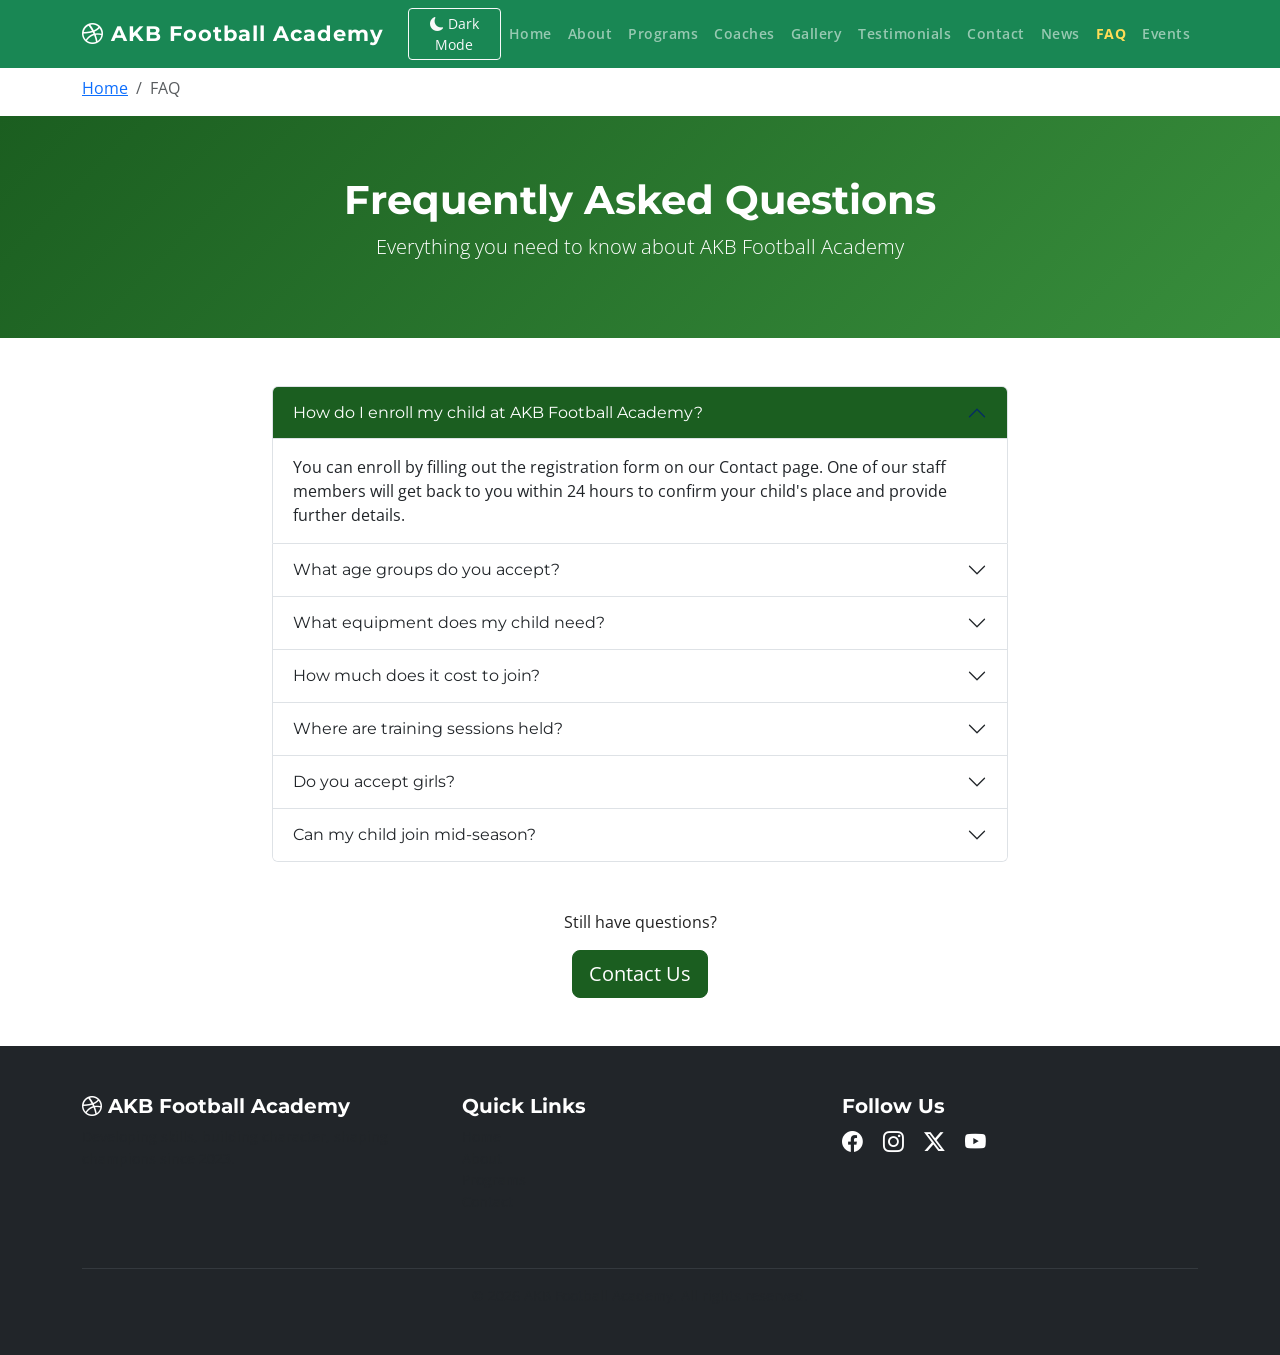
<file: faq.html>
<!DOCTYPE html>
<html lang="en">
<head>
    <meta charset="UTF-8">
    <meta name="viewport" content="width=device-width, initial-scale=1.0">
    <title>FAQ - AKB Football Academy</title>

    <link href="https://cdn.jsdelivr.net/npm/bootstrap@5.3.0/dist/css/bootstrap.min.css" rel="stylesheet">
    <link rel="stylesheet" href="https://cdn.jsdelivr.net/npm/bootstrap-icons@1.11.0/font/bootstrap-icons.css">
    <link rel="stylesheet" href="css/style.css">
</head>
<body>

    <nav class="navbar navbar-expand-lg navbar-dark bg-success">
        <div class="container">
            <a class="navbar-brand" href="index.html"><i class="bi bi-dribbble"></i> AKB Football Academy</a>
            <button class="btn btn-sm btn-outline-light ms-2" id="darkModeToggle"><i class="bi bi-moon-fill"></i> Dark Mode</button>
            <button class="navbar-toggler" type="button" data-bs-toggle="collapse" data-bs-target="#navMenu">
                <span class="navbar-toggler-icon"></span>
            </button>
            <div class="collapse navbar-collapse" id="navMenu">
                <ul class="navbar-nav ms-auto">
                    <li class="nav-item"><a class="nav-link" href="index.html">Home</a></li>
                    <li class="nav-item"><a class="nav-link" href="about.html">About</a></li>
                    <li class="nav-item"><a class="nav-link" href="programs.html">Programs</a></li>
                    <li class="nav-item"><a class="nav-link" href="coaches.html">Coaches</a></li>
                    <li class="nav-item"><a class="nav-link" href="gallery.html">Gallery</a></li>
                    <li class="nav-item"><a class="nav-link" href="testimonials.html">Testimonials</a></li>
                    <li class="nav-item"><a class="nav-link" href="contact.html">Contact</a></li>
                    <li class="nav-item"><a class="nav-link" href="news.html">News</a></li>
                    <li class="nav-item"><a class="nav-link active" href="faq.html">FAQ</a></li>
                    <li class="nav-item"><a class="nav-link" href="events.html">Events</a></li>
                </ul>
            </div>
        </div>
    </nav>

    <div class="container mt-2">
        <nav aria-label="breadcrumb">
            <ol class="breadcrumb">
                <li class="breadcrumb-item"><a href="index.html">Home</a></li>
                <li class="breadcrumb-item active">FAQ</li>
            </ol>
        </nav>
    </div>

    <div class="page-header text-center">
        <div class="container">
            <h1>Frequently Asked Questions</h1>
            <p class="lead">Everything you need to know about AKB Football Academy</p>
        </div>
    </div>

    <section class="container py-5">
        <div class="row justify-content-center">
            <div class="col-md-8">

                <div class="accordion" id="faqAccordion">

                    <div class="accordion-item">
                        <h2 class="accordion-header">
                            <button class="accordion-button" type="button" data-bs-toggle="collapse" data-bs-target="#faq1">
                                How do I enroll my child at AKB Football Academy?
                            </button>
                        </h2>
                        <div id="faq1" class="accordion-collapse collapse show" data-bs-parent="#faqAccordion">
                            <div class="accordion-body">
                                You can enroll by filling out the registration form on our Contact page. One of our staff members will get back to you within 24 hours to confirm your child's place and provide further details.
                            </div>
                        </div>
                    </div>

                    <div class="accordion-item">
                        <h2 class="accordion-header">
                            <button class="accordion-button collapsed" type="button" data-bs-toggle="collapse" data-bs-target="#faq2">
                                What age groups do you accept?
                            </button>
                        </h2>
                        <div id="faq2" class="accordion-collapse collapse" data-bs-parent="#faqAccordion">
                            <div class="accordion-body">
                                We accept players from age 6 to 18. Our three programs are Junior Stars (Ages 6-9), Youth Development (Ages 10-14), and Elite Squad (Ages 15-18).
                            </div>
                        </div>
                    </div>

                    <div class="accordion-item">
                        <h2 class="accordion-header">
                            <button class="accordion-button collapsed" type="button" data-bs-toggle="collapse" data-bs-target="#faq3">
                                What equipment does my child need?
                            </button>
                        </h2>
                        <div id="faq3" class="accordion-collapse collapse" data-bs-parent="#faqAccordion">
                            <div class="accordion-body">
                                Players need football boots, shin guards, a water bottle, and comfortable training kit. The academy provides training bibs and footballs during sessions.
                            </div>
                        </div>
                    </div>

                    <div class="accordion-item">
                        <h2 class="accordion-header">
                            <button class="accordion-button collapsed" type="button" data-bs-toggle="collapse" data-bs-target="#faq4">
                                How much does it cost to join?
                            </button>
                        </h2>
                        <div id="faq4" class="accordion-collapse collapse" data-bs-parent="#faqAccordion">
                            <div class="accordion-body">
                                Monthly fees vary by program. Junior Stars is KSh 2,500/month, Youth Development is KSh 3,500/month, and Elite Squad is KSh 5,000/month. A one-time registration fee of KSh 1,000 applies to all new players.
                            </div>
                        </div>
                    </div>

                    <div class="accordion-item">
                        <h2 class="accordion-header">
                            <button class="accordion-button collapsed" type="button" data-bs-toggle="collapse" data-bs-target="#faq5">
                                Where are training sessions held?
                            </button>
                        </h2>
                        <div id="faq5" class="accordion-collapse collapse" data-bs-parent="#faqAccordion">
                            <div class="accordion-body">
                                All training sessions are held at our main facility in Nairobi. Exact location details are provided upon enrollment. We have two full-size pitches and one small-sided pitch available.
                            </div>
                        </div>
                    </div>

                    <div class="accordion-item">
                        <h2 class="accordion-header">
                            <button class="accordion-button collapsed" type="button" data-bs-toggle="collapse" data-bs-target="#faq6">
                                Do you accept girls?
                            </button>
                        </h2>
                        <div id="faq6" class="accordion-collapse collapse" data-bs-parent="#faqAccordion">
                            <div class="accordion-body">
                                Absolutely. AKB Football Academy welcomes players of all genders. We are committed to providing equal opportunities for all young footballers regardless of gender.
                            </div>
                        </div>
                    </div>

                    <div class="accordion-item">
                        <h2 class="accordion-header">
                            <button class="accordion-button collapsed" type="button" data-bs-toggle="collapse" data-bs-target="#faq7">
                                Can my child join mid-season?
                            </button>
                        </h2>
                        <div id="faq7" class="accordion-collapse collapse" data-bs-parent="#faqAccordion">
                            <div class="accordion-body">
                                Yes, we accept new players throughout the year subject to availability. Contact us to find out if there are spaces available in your child's age group.
                            </div>
                        </div>
                    </div>

                </div>

                <div class="text-center mt-5">
                    <p>Still have questions?</p>
                    <a href="contact.html" class="btn btn-success btn-lg">Contact Us</a>
                </div>

            </div>
        </div>
    </section>

    <button id="backToTop" class="btn btn-success"><i class="bi bi-arrow-up"></i></button>

    <footer class="bg-dark text-white py-5">
        <div class="container">
            <div class="row text-center text-md-start">
                <div class="col-md-4 mb-4">
                    <h5><i class="bi bi-dribbble"></i> AKB Football Academy</h5>
                    <p class="text-muted">Developing skills, building character, shaping champions since 2023.</p>
                </div>
                <div class="col-md-4 mb-4">
                    <h5>Quick Links</h5>
                    <ul class="list-unstyled">
                        <li><a href="index.html" class="text-muted text-decoration-none">Home</a></li>
                        <li><a href="about.html" class="text-muted text-decoration-none">About</a></li>
                        <li><a href="programs.html" class="text-muted text-decoration-none">Programs</a></li>
                        <li><a href="contact.html" class="text-muted text-decoration-none">Contact</a></li>
                    </ul>
                </div>
                <div class="col-md-4 mb-4">
                    <h5>Follow Us</h5>
                    <a href="#" class="text-white me-3"><i class="bi bi-facebook" style="font-size: 1.3rem;"></i></a>
                    <a href="#" class="text-white me-3"><i class="bi bi-instagram" style="font-size: 1.3rem;"></i></a>
                    <a href="#" class="text-white me-3"><i class="bi bi-twitter-x" style="font-size: 1.3rem;"></i></a>
                    <a href="#" class="text-white"><i class="bi bi-youtube" style="font-size: 1.3rem;"></i></a>
                </div>
            </div>
            <hr class="border-secondary">
            <p class="text-center text-muted mb-0">&copy; 2026 AKB Football Academy. All rights reserved.</p>
        </div>
    </footer>

    <script src="https://cdn.jsdelivr.net/npm/bootstrap@5.3.0/dist/js/bootstrap.bundle.min.js"></script>
    <script src="js/script.js"></script>

</body>
</html>
</file>
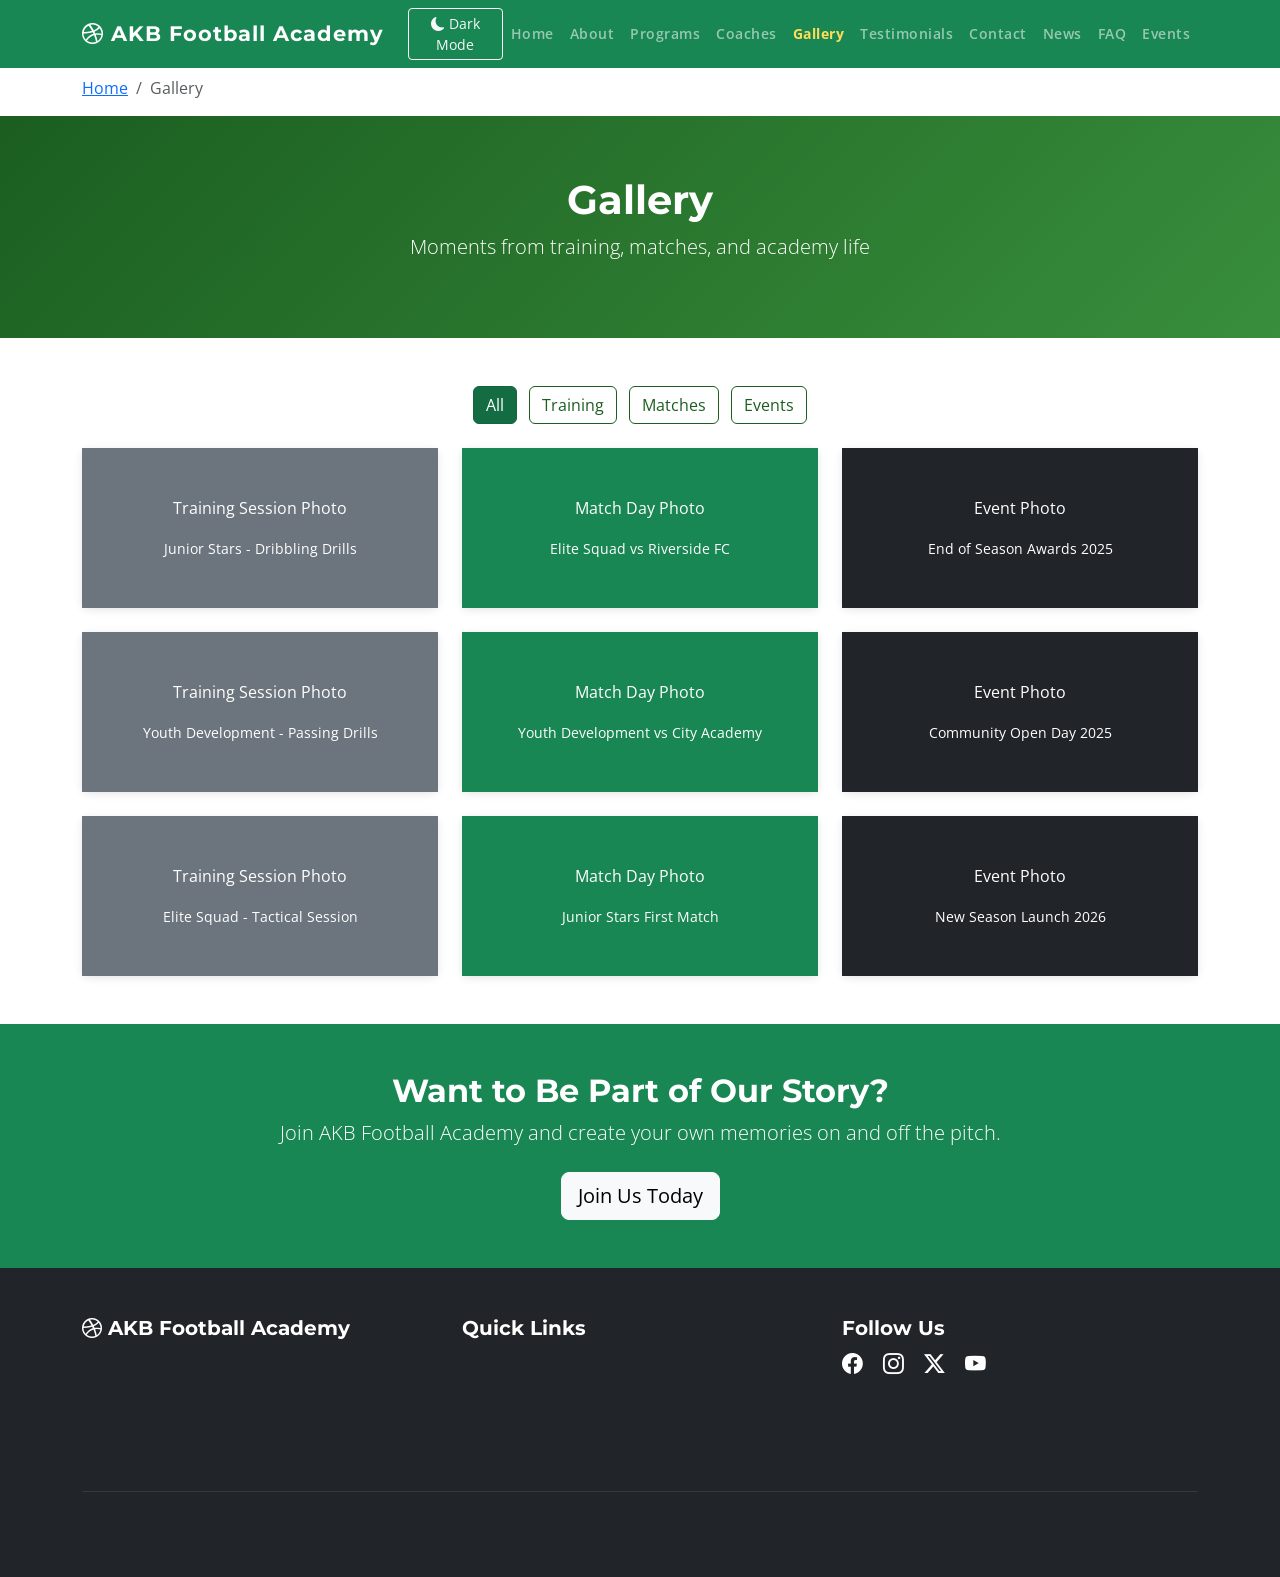
<file: gallery.html>
<!DOCTYPE html>
<html lang="en">
<head>
    <meta charset="UTF-8">
    <meta name="viewport" content="width=device-width, initial-scale=1.0">
    <title>Gallery - AKB Football Academy</title>

    <link href="https://cdn.jsdelivr.net/npm/bootstrap@5.3.0/dist/css/bootstrap.min.css" rel="stylesheet">
    <link rel="stylesheet" href="https://cdn.jsdelivr.net/npm/bootstrap-icons@1.11.0/font/bootstrap-icons.css">
    <link rel="stylesheet" href="css/style.css">
</head>
<body>

    <nav class="navbar navbar-expand-lg navbar-dark bg-success">
        <div class="container">
            <a class="navbar-brand" href="index.html"><i class="bi bi-dribbble"></i> AKB Football Academy</a>
            <button class="btn btn-sm btn-outline-light ms-2" id="darkModeToggle"><i class="bi bi-moon-fill"></i> Dark Mode</button>
            <button class="navbar-toggler" type="button" data-bs-toggle="collapse" data-bs-target="#navMenu">
                <span class="navbar-toggler-icon"></span>
            </button>
            <div class="collapse navbar-collapse" id="navMenu">
                <ul class="navbar-nav ms-auto">
                    <li class="nav-item"><a class="nav-link" href="index.html">Home</a></li>
                    <li class="nav-item"><a class="nav-link" href="about.html">About</a></li>
                    <li class="nav-item"><a class="nav-link" href="programs.html">Programs</a></li>
                    <li class="nav-item"><a class="nav-link" href="coaches.html">Coaches</a></li>
                    <li class="nav-item"><a class="nav-link active" href="gallery.html">Gallery</a></li>
                    <li class="nav-item"><a class="nav-link" href="testimonials.html">Testimonials</a></li>
                    <li class="nav-item"><a class="nav-link" href="contact.html">Contact</a></li>
                    <li class="nav-item"><a class="nav-link" href="news.html">News</a></li>
                    <li class="nav-item"><a class="nav-link" href="faq.html">FAQ</a></li>
                    <li class="nav-item"><a class="nav-link" href="events.html">Events</a></li>
                </ul>
            </div>
        </div>
    </nav>

    <div class="container mt-2">
        <nav aria-label="breadcrumb">
            <ol class="breadcrumb">
                <li class="breadcrumb-item"><a href="index.html">Home</a></li>
                <li class="breadcrumb-item active">Gallery</li>
            </ol>
        </nav>
    </div>

    <div class="page-header text-center">
        <div class="container">
            <h1>Gallery</h1>
            <p class="lead">Moments from training, matches, and academy life</p>
        </div>
    </div>

    <section class="container py-5">

        <div class="text-center mb-4">
            <button class="btn btn-success me-2 filter-btn active" data-filter="all">All</button>
            <button class="btn btn-outline-success me-2 filter-btn" data-filter="training">Training</button>
            <button class="btn btn-outline-success me-2 filter-btn" data-filter="matches">Matches</button>
            <button class="btn btn-outline-success filter-btn" data-filter="events">Events</button>
        </div>

        <div class="row g-4" id="galleryGrid">

            <div class="col-md-4 gallery-item" data-category="training">
                <div class="card h-100">
                    <div class="card-body text-center bg-secondary text-white py-5">
                        <p>Training Session Photo</p>
                        <small>Junior Stars - Dribbling Drills</small>
                    </div>
                </div>
            </div>

            <div class="col-md-4 gallery-item" data-category="matches">
                <div class="card h-100">
                    <div class="card-body text-center bg-success text-white py-5">
                        <p>Match Day Photo</p>
                        <small>Elite Squad vs Riverside FC</small>
                    </div>
                </div>
            </div>

            <div class="col-md-4 gallery-item" data-category="events">
                <div class="card h-100">
                    <div class="card-body text-center bg-dark text-white py-5">
                        <p>Event Photo</p>
                        <small>End of Season Awards 2025</small>
                    </div>
                </div>
            </div>

            <div class="col-md-4 gallery-item" data-category="training">
                <div class="card h-100">
                    <div class="card-body text-center bg-secondary text-white py-5">
                        <p>Training Session Photo</p>
                        <small>Youth Development - Passing Drills</small>
                    </div>
                </div>
            </div>

            <div class="col-md-4 gallery-item" data-category="matches">
                <div class="card h-100">
                    <div class="card-body text-center bg-success text-white py-5">
                        <p>Match Day Photo</p>
                        <small>Youth Development vs City Academy</small>
                    </div>
                </div>
            </div>

            <div class="col-md-4 gallery-item" data-category="events">
                <div class="card h-100">
                    <div class="card-body text-center bg-dark text-white py-5">
                        <p>Event Photo</p>
                        <small>Community Open Day 2025</small>
                    </div>
                </div>
            </div>

            <div class="col-md-4 gallery-item" data-category="training">
                <div class="card h-100">
                    <div class="card-body text-center bg-secondary text-white py-5">
                        <p>Training Session Photo</p>
                        <small>Elite Squad - Tactical Session</small>
                    </div>
                </div>
            </div>

            <div class="col-md-4 gallery-item" data-category="matches">
                <div class="card h-100">
                    <div class="card-body text-center bg-success text-white py-5">
                        <p>Match Day Photo</p>
                        <small>Junior Stars First Match</small>
                    </div>
                </div>
            </div>

            <div class="col-md-4 gallery-item" data-category="events">
                <div class="card h-100">
                    <div class="card-body text-center bg-dark text-white py-5">
                        <p>Event Photo</p>
                        <small>New Season Launch 2026</small>
                    </div>
                </div>
            </div>

        </div>
    </section>

    <!-- Call to Action -->
    <section class="bg-success text-white text-center py-5">
        <div class="container">
            <h2>Want to Be Part of Our Story?</h2>
            <p class="lead">Join AKB Football Academy and create your own memories on and off the pitch.</p>
            <a href="contact.html" class="btn btn-light btn-lg mt-2">Join Us Today</a>
        </div>
    </section>

    <button id="backToTop" class="btn btn-success"><i class="bi bi-arrow-up"></i></button>

    <footer class="bg-dark text-white py-5">
        <div class="container">
            <div class="row text-center text-md-start">
                <div class="col-md-4 mb-4">
                    <h5><i class="bi bi-dribbble"></i> AKB Football Academy</h5>
                    <p class="text-muted">Developing skills, building character, shaping champions since 2023.</p>
                </div>
                <div class="col-md-4 mb-4">
                    <h5>Quick Links</h5>
                    <ul class="list-unstyled">
                        <li><a href="index.html" class="text-muted text-decoration-none">Home</a></li>
                        <li><a href="about.html" class="text-muted text-decoration-none">About</a></li>
                        <li><a href="programs.html" class="text-muted text-decoration-none">Programs</a></li>
                        <li><a href="contact.html" class="text-muted text-decoration-none">Contact</a></li>
                    </ul>
                </div>
                <div class="col-md-4 mb-4">
                    <h5>Follow Us</h5>
                    <a href="#" class="text-white me-3"><i class="bi bi-facebook" style="font-size: 1.3rem;"></i></a>
                    <a href="#" class="text-white me-3"><i class="bi bi-instagram" style="font-size: 1.3rem;"></i></a>
                    <a href="#" class="text-white me-3"><i class="bi bi-twitter-x" style="font-size: 1.3rem;"></i></a>
                    <a href="#" class="text-white"><i class="bi bi-youtube" style="font-size: 1.3rem;"></i></a>
                </div>
            </div>
            <hr class="border-secondary">
            <p class="text-center text-muted mb-0">&copy; 2026 AKB Football Academy. All rights reserved.</p>
        </div>
    </footer>

    <script src="https://cdn.jsdelivr.net/npm/bootstrap@5.3.0/dist/js/bootstrap.bundle.min.js"></script>
    <script src="js/script.js"></script>

</body>
</html>
</file>
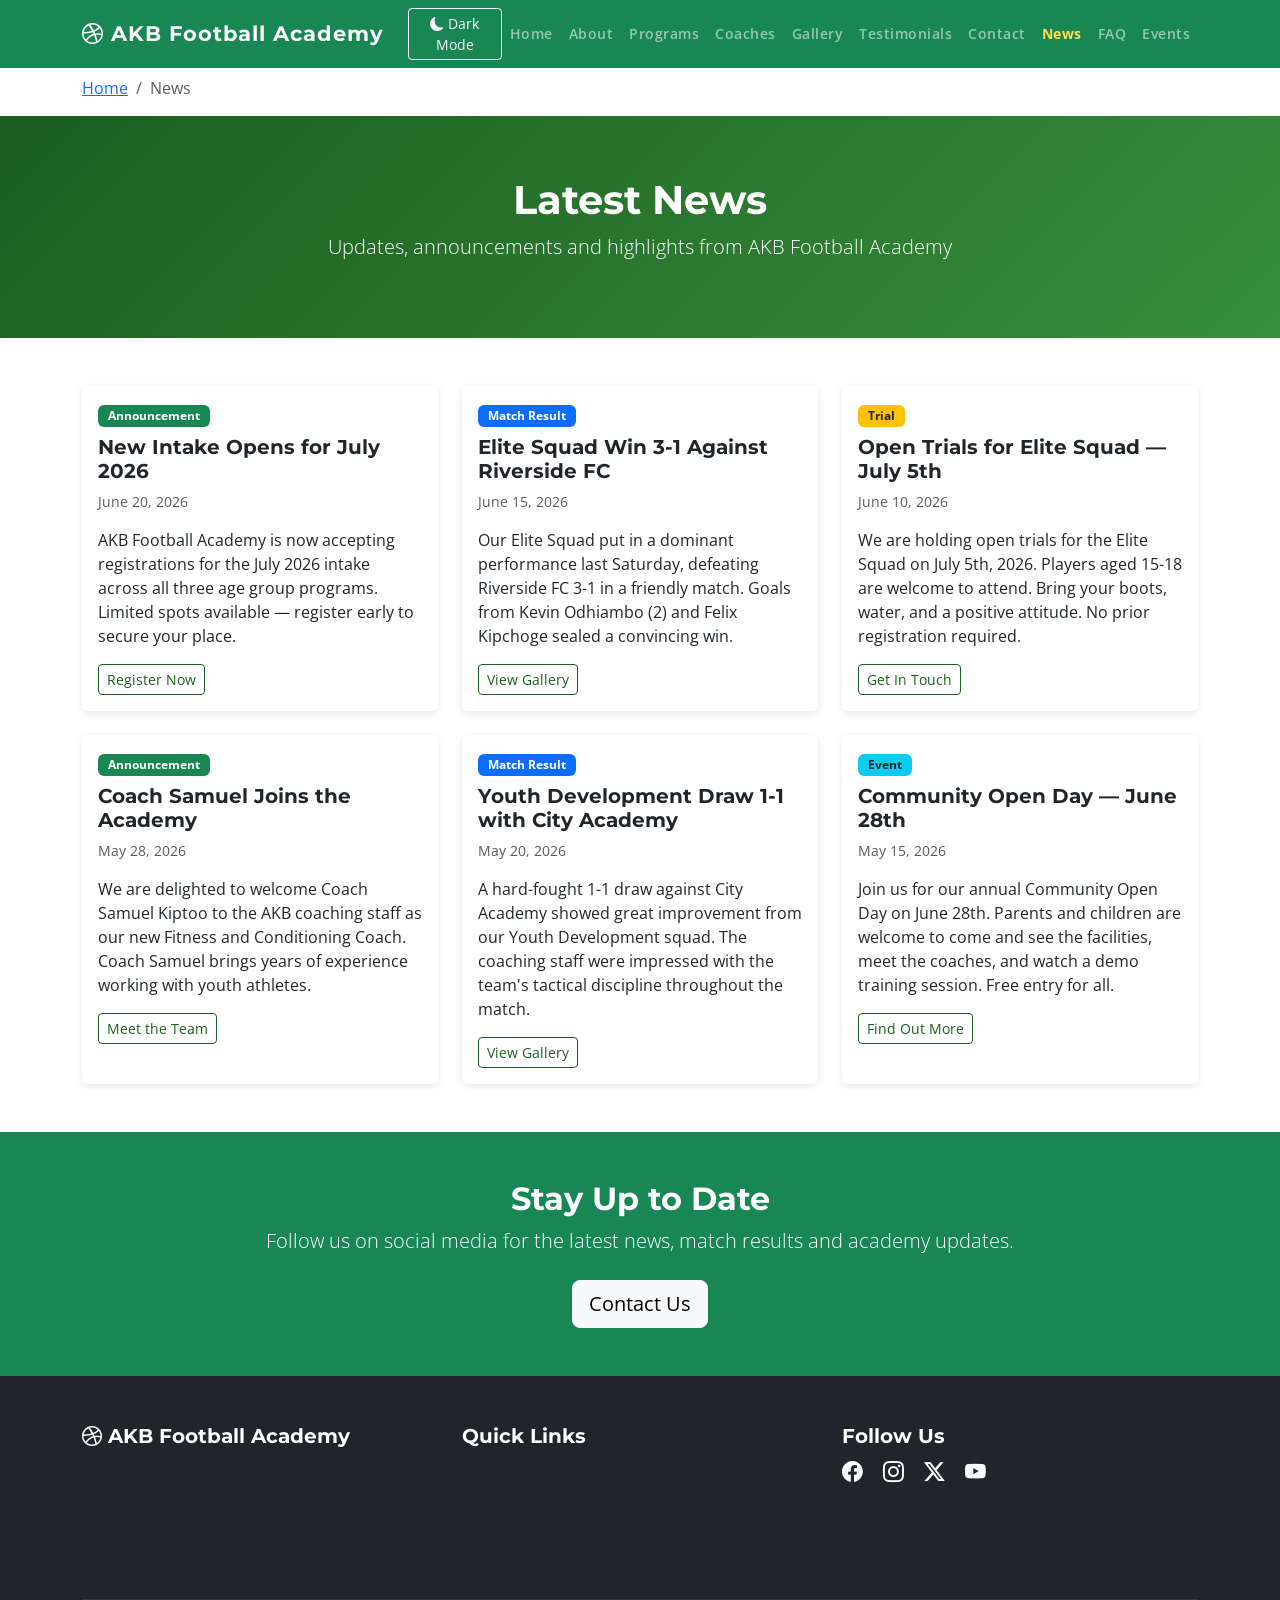
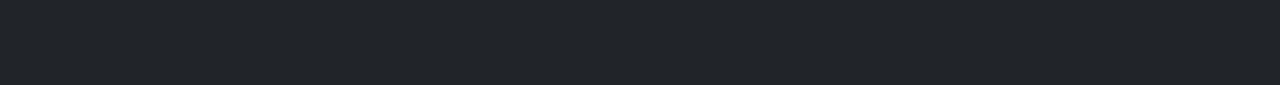
<file: news.html>
<!DOCTYPE html>
<html lang="en">
<head>
    <meta charset="UTF-8">
    <meta name="viewport" content="width=device-width, initial-scale=1.0">
    <title>News - AKB Football Academy</title>

    <link href="https://cdn.jsdelivr.net/npm/bootstrap@5.3.0/dist/css/bootstrap.min.css" rel="stylesheet">
    <link rel="stylesheet" href="https://cdn.jsdelivr.net/npm/bootstrap-icons@1.11.0/font/bootstrap-icons.css">
    <link rel="stylesheet" href="css/style.css">
</head>
<body>

    <nav class="navbar navbar-expand-lg navbar-dark bg-success">
        <div class="container">
            <a class="navbar-brand" href="index.html"><i class="bi bi-dribbble"></i> AKB Football Academy</a>
            <button class="btn btn-sm btn-outline-light ms-2" id="darkModeToggle"><i class="bi bi-moon-fill"></i> Dark Mode</button>
            <button class="navbar-toggler" type="button" data-bs-toggle="collapse" data-bs-target="#navMenu">
                <span class="navbar-toggler-icon"></span>
            </button>
            <div class="collapse navbar-collapse" id="navMenu">
                <ul class="navbar-nav ms-auto">
                    <li class="nav-item"><a class="nav-link" href="index.html">Home</a></li>
                    <li class="nav-item"><a class="nav-link" href="about.html">About</a></li>
                    <li class="nav-item"><a class="nav-link" href="programs.html">Programs</a></li>
                    <li class="nav-item"><a class="nav-link" href="coaches.html">Coaches</a></li>
                    <li class="nav-item"><a class="nav-link" href="gallery.html">Gallery</a></li>
                    <li class="nav-item"><a class="nav-link" href="testimonials.html">Testimonials</a></li>
                    <li class="nav-item"><a class="nav-link" href="contact.html">Contact</a></li>
                    <li class="nav-item"><a class="nav-link active" href="news.html">News</a></li>
                    <li class="nav-item"><a class="nav-link" href="faq.html">FAQ</a></li>
                    <li class="nav-item"><a class="nav-link" href="events.html">Events</a></li>
                </ul>
            </div>
        </div>
    </nav>

    <div class="container mt-2">
        <nav aria-label="breadcrumb">
            <ol class="breadcrumb">
                <li class="breadcrumb-item"><a href="index.html">Home</a></li>
                <li class="breadcrumb-item active">News</li>
            </ol>
        </nav>
    </div>

    <div class="page-header text-center">
        <div class="container">
            <h1>Latest News</h1>
            <p class="lead">Updates, announcements and highlights from AKB Football Academy</p>
        </div>
    </div>

    <section class="container py-5">
        <div class="row g-4">

            <div class="col-md-4">
                <div class="card h-100">
                    <div class="card-body">
                        <span class="badge bg-success mb-2">Announcement</span>
                        <h5 class="card-title">New Intake Opens for July 2026</h5>
                        <p class="text-muted small">June 20, 2026</p>
                        <p class="card-text">
                            AKB Football Academy is now accepting registrations
                            for the July 2026 intake across all three age group
                            programs. Limited spots available — register early
                            to secure your place.
                        </p>
                        <a href="contact.html" class="btn btn-outline-success btn-sm">Register Now</a>
                    </div>
                </div>
            </div>

            <div class="col-md-4">
                <div class="card h-100">
                    <div class="card-body">
                        <span class="badge bg-primary mb-2">Match Result</span>
                        <h5 class="card-title">Elite Squad Win 3-1 Against Riverside FC</h5>
                        <p class="text-muted small">June 15, 2026</p>
                        <p class="card-text">
                            Our Elite Squad put in a dominant performance last
                            Saturday, defeating Riverside FC 3-1 in a friendly
                            match. Goals from Kevin Odhiambo (2) and Felix
                            Kipchoge sealed a convincing win.
                        </p>
                        <a href="gallery.html" class="btn btn-outline-success btn-sm">View Gallery</a>
                    </div>
                </div>
            </div>

            <div class="col-md-4">
                <div class="card h-100">
                    <div class="card-body">
                        <span class="badge bg-warning text-dark mb-2">Trial</span>
                        <h5 class="card-title">Open Trials for Elite Squad — July 5th</h5>
                        <p class="text-muted small">June 10, 2026</p>
                        <p class="card-text">
                            We are holding open trials for the Elite Squad on
                            July 5th, 2026. Players aged 15-18 are welcome to
                            attend. Bring your boots, water, and a positive
                            attitude. No prior registration required.
                        </p>
                        <a href="contact.html" class="btn btn-outline-success btn-sm">Get In Touch</a>
                    </div>
                </div>
            </div>

            <div class="col-md-4">
                <div class="card h-100">
                    <div class="card-body">
                        <span class="badge bg-success mb-2">Announcement</span>
                        <h5 class="card-title">Coach Samuel Joins the Academy</h5>
                        <p class="text-muted small">May 28, 2026</p>
                        <p class="card-text">
                            We are delighted to welcome Coach Samuel Kiptoo to
                            the AKB coaching staff as our new Fitness and
                            Conditioning Coach. Coach Samuel brings years of
                            experience working with youth athletes.
                        </p>
                        <a href="coaches.html" class="btn btn-outline-success btn-sm">Meet the Team</a>
                    </div>
                </div>
            </div>

            <div class="col-md-4">
                <div class="card h-100">
                    <div class="card-body">
                        <span class="badge bg-primary mb-2">Match Result</span>
                        <h5 class="card-title">Youth Development Draw 1-1 with City Academy</h5>
                        <p class="text-muted small">May 20, 2026</p>
                        <p class="card-text">
                            A hard-fought 1-1 draw against City Academy showed
                            great improvement from our Youth Development squad.
                            The coaching staff were impressed with the team's
                            tactical discipline throughout the match.
                        </p>
                        <a href="gallery.html" class="btn btn-outline-success btn-sm">View Gallery</a>
                    </div>
                </div>
            </div>

            <div class="col-md-4">
                <div class="card h-100">
                    <div class="card-body">
                        <span class="badge bg-info text-dark mb-2">Event</span>
                        <h5 class="card-title">Community Open Day — June 28th</h5>
                        <p class="text-muted small">May 15, 2026</p>
                        <p class="card-text">
                            Join us for our annual Community Open Day on June
                            28th. Parents and children are welcome to come and
                            see the facilities, meet the coaches, and watch a
                            demo training session. Free entry for all.
                        </p>
                        <a href="contact.html" class="btn btn-outline-success btn-sm">Find Out More</a>
                    </div>
                </div>
            </div>

        </div>
    </section>

    <!-- Call to Action -->
    <section class="bg-success text-white text-center py-5">
        <div class="container">
            <h2>Stay Up to Date</h2>
            <p class="lead">Follow us on social media for the latest news, match results and academy updates.</p>
            <a href="contact.html" class="btn btn-light btn-lg mt-2">Contact Us</a>
        </div>
    </section>

    <button id="backToTop" class="btn btn-success"><i class="bi bi-arrow-up"></i></button>

    <footer class="bg-dark text-white py-5">
        <div class="container">
            <div class="row text-center text-md-start">
                <div class="col-md-4 mb-4">
                    <h5><i class="bi bi-dribbble"></i> AKB Football Academy</h5>
                    <p class="text-muted">Developing skills, building character, shaping champions since 2023.</p>
                </div>
                <div class="col-md-4 mb-4">
                    <h5>Quick Links</h5>
                    <ul class="list-unstyled">
                        <li><a href="index.html" class="text-muted text-decoration-none">Home</a></li>
                        <li><a href="about.html" class="text-muted text-decoration-none">About</a></li>
                        <li><a href="programs.html" class="text-muted text-decoration-none">Programs</a></li>
                        <li><a href="contact.html" class="text-muted text-decoration-none">Contact</a></li>
                    </ul>
                </div>
                <div class="col-md-4 mb-4">
                    <h5>Follow Us</h5>
                    <a href="#" class="text-white me-3"><i class="bi bi-facebook" style="font-size: 1.3rem;"></i></a>
                    <a href="#" class="text-white me-3"><i class="bi bi-instagram" style="font-size: 1.3rem;"></i></a>
                    <a href="#" class="text-white me-3"><i class="bi bi-twitter-x" style="font-size: 1.3rem;"></i></a>
                    <a href="#" class="text-white"><i class="bi bi-youtube" style="font-size: 1.3rem;"></i></a>
                </div>
            </div>
            <hr class="border-secondary">
            <p class="text-center text-muted mb-0">&copy; 2026 AKB Football Academy. All rights reserved.</p>
        </div>
    </footer>

    <script src="https://cdn.jsdelivr.net/npm/bootstrap@5.3.0/dist/js/bootstrap.bundle.min.js"></script>
    <script src="js/script.js"></script>

</body>
</html>
</file>
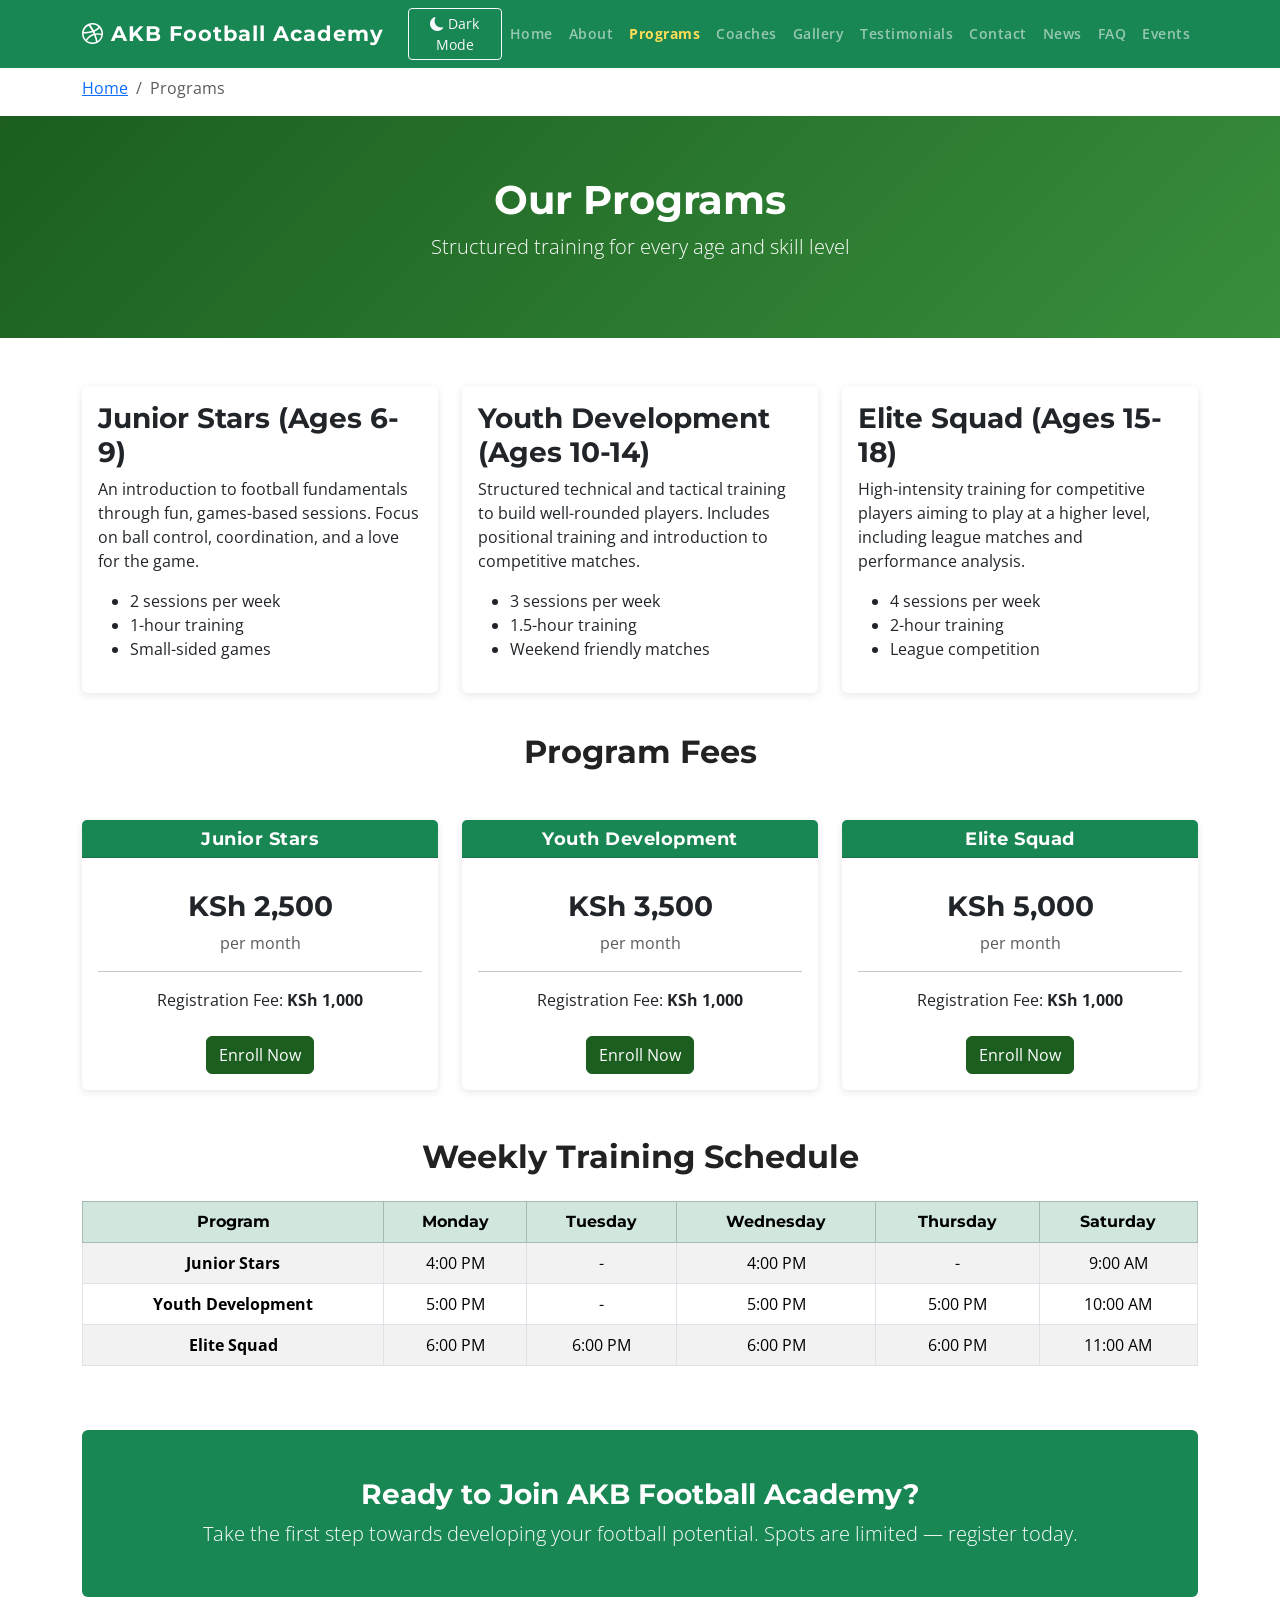
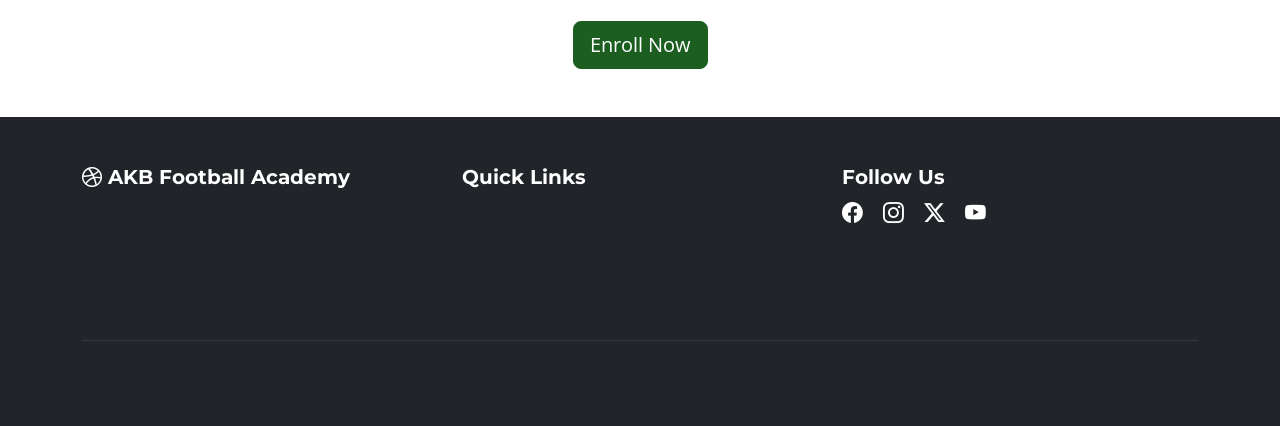
<file: programs.html>
<!DOCTYPE html>
<html lang="en">
<head>
    <meta charset="UTF-8">
    <meta name="viewport" content="width=device-width, initial-scale=1.0">
    <title>Programs - AKB Football Academy</title>

    <link href="https://cdn.jsdelivr.net/npm/bootstrap@5.3.0/dist/css/bootstrap.min.css" rel="stylesheet">
    <link rel="stylesheet" href="https://cdn.jsdelivr.net/npm/bootstrap-icons@1.11.0/font/bootstrap-icons.css">
    <link rel="stylesheet" href="css/style.css">
</head>
<body>

    <nav class="navbar navbar-expand-lg navbar-dark bg-success">
        <div class="container">
            <a class="navbar-brand" href="index.html"><i class="bi bi-dribbble"></i> AKB Football Academy</a>
            <button class="btn btn-sm btn-outline-light ms-2" id="darkModeToggle"><i class="bi bi-moon-fill"></i> Dark Mode</button>
            <button class="navbar-toggler" type="button" data-bs-toggle="collapse" data-bs-target="#navMenu">
                <span class="navbar-toggler-icon"></span>
            </button>
            <div class="collapse navbar-collapse" id="navMenu">
                <ul class="navbar-nav ms-auto">
                    <li class="nav-item"><a class="nav-link" href="index.html">Home</a></li>
                    <li class="nav-item"><a class="nav-link" href="about.html">About</a></li>
                    <li class="nav-item"><a class="nav-link active" href="programs.html">Programs</a></li>
                    <li class="nav-item"><a class="nav-link" href="coaches.html">Coaches</a></li>
                    <li class="nav-item"><a class="nav-link" href="gallery.html">Gallery</a></li>
                    <li class="nav-item"><a class="nav-link" href="testimonials.html">Testimonials</a></li>
                    <li class="nav-item"><a class="nav-link" href="contact.html">Contact</a></li>
                    <li class="nav-item"><a class="nav-link" href="news.html">News</a></li>
                    <li class="nav-item"><a class="nav-link" href="faq.html">FAQ</a></li>
                    <li class="nav-item"><a class="nav-link" href="events.html">Events</a></li>
                </ul>
            </div>
        </div>
    </nav>

    <div class="container mt-2">
        <nav aria-label="breadcrumb">
            <ol class="breadcrumb">
                <li class="breadcrumb-item"><a href="index.html">Home</a></li>
                <li class="breadcrumb-item active">Programs</li>
            </ol>
        </nav>
    </div>

    <div class="page-header text-center">
        <div class="container">
            <h1>Our Programs</h1>
            <p class="lead">Structured training for every age and skill level</p>
        </div>
    </div>

    <section class="container py-5">
        <div class="row g-4">

            <div class="col-md-4">
                <div class="card h-100">
                    <div class="card-body">
                        <h3 class="card-title">Junior Stars (Ages 6-9)</h3>
                        <p class="card-text">
                            An introduction to football fundamentals through fun,
                            games-based sessions. Focus on ball control, coordination,
                            and a love for the game.
                        </p>
                        <ul>
                            <li>2 sessions per week</li>
                            <li>1-hour training</li>
                            <li>Small-sided games</li>
                        </ul>
                    </div>
                </div>
            </div>

            <div class="col-md-4">
                <div class="card h-100">
                    <div class="card-body">
                        <h3 class="card-title">Youth Development (Ages 10-14)</h3>
                        <p class="card-text">
                            Structured technical and tactical training to build
                            well-rounded players. Includes positional training and
                            introduction to competitive matches.
                        </p>
                        <ul>
                            <li>3 sessions per week</li>
                            <li>1.5-hour training</li>
                            <li>Weekend friendly matches</li>
                        </ul>
                    </div>
                </div>
            </div>

            <div class="col-md-4">
                <div class="card h-100">
                    <div class="card-body">
                        <h3 class="card-title">Elite Squad (Ages 15-18)</h3>
                        <p class="card-text">
                            High-intensity training for competitive players aiming
                            to play at a higher level, including league matches and
                            performance analysis.
                        </p>
                        <ul>
                            <li>4 sessions per week</li>
                            <li>2-hour training</li>
                            <li>League competition</li>
                        </ul>
                    </div>
                </div>
            </div>

        </div>

        <!-- Pricing Section -->
        <div class="row g-4 mt-3">
            <h2 class="text-center mb-4">Program Fees</h2>
            <div class="col-md-4">
                <div class="card h-100 text-center">
                    <div class="card-header bg-success text-white">
                        <h5 class="mb-0">Junior Stars</h5>
                    </div>
                    <div class="card-body">
                        <h3 class="mt-3">KSh 2,500</h3>
                        <p class="text-muted">per month</p>
                        <hr>
                        <p>Registration Fee: <strong>KSh 1,000</strong></p>
                        <a href="contact.html" class="btn btn-success mt-2">Enroll Now</a>
                    </div>
                </div>
            </div>
            <div class="col-md-4">
                <div class="card h-100 text-center">
                    <div class="card-header bg-success text-white">
                        <h5 class="mb-0">Youth Development</h5>
                    </div>
                    <div class="card-body">
                        <h3 class="mt-3">KSh 3,500</h3>
                        <p class="text-muted">per month</p>
                        <hr>
                        <p>Registration Fee: <strong>KSh 1,000</strong></p>
                        <a href="contact.html" class="btn btn-success mt-2">Enroll Now</a>
                    </div>
                </div>
            </div>
            <div class="col-md-4">
                <div class="card h-100 text-center">
                    <div class="card-header bg-success text-white">
                        <h5 class="mb-0">Elite Squad</h5>
                    </div>
                    <div class="card-body">
                        <h3 class="mt-3">KSh 5,000</h3>
                        <p class="text-muted">per month</p>
                        <hr>
                        <p>Registration Fee: <strong>KSh 1,000</strong></p>
                        <a href="contact.html" class="btn btn-success mt-2">Enroll Now</a>
                    </div>
                </div>
            </div>
        </div>

        <!-- Training Schedule -->
        <div class="mt-5">
            <h2 class="text-center mb-4">Weekly Training Schedule</h2>
            <div class="table-responsive">
                <table class="table table-bordered table-striped text-center">
                    <thead class="table-success">
                        <tr>
                            <th>Program</th>
                            <th>Monday</th>
                            <th>Tuesday</th>
                            <th>Wednesday</th>
                            <th>Thursday</th>
                            <th>Saturday</th>
                        </tr>
                    </thead>
                    <tbody>
                        <tr>
                            <td><strong>Junior Stars</strong></td>
                            <td>4:00 PM</td>
                            <td>-</td>
                            <td>4:00 PM</td>
                            <td>-</td>
                            <td>9:00 AM</td>
                        </tr>
                        <tr>
                            <td><strong>Youth Development</strong></td>
                            <td>5:00 PM</td>
                            <td>-</td>
                            <td>5:00 PM</td>
                            <td>5:00 PM</td>
                            <td>10:00 AM</td>
                        </tr>
                        <tr>
                            <td><strong>Elite Squad</strong></td>
                            <td>6:00 PM</td>
                            <td>6:00 PM</td>
                            <td>6:00 PM</td>
                            <td>6:00 PM</td>
                            <td>11:00 AM</td>
                        </tr>
                    </tbody>
                </table>
            </div>
        </div>

        <!-- Mission Banner -->
        <div class="bg-success text-white text-center rounded p-5 mt-5">
            <h3>Ready to Join AKB Football Academy?</h3>
            <p class="lead mb-0">Take the first step towards developing your football potential. Spots are limited — register today.</p>
        </div>

        <div class="text-center mt-4">
            <a href="contact.html" class="btn btn-success btn-lg">Enroll Now</a>
        </div>

    </section>

    <button id="backToTop" class="btn btn-success"><i class="bi bi-arrow-up"></i></button>

    <footer class="bg-dark text-white py-5">
        <div class="container">
            <div class="row text-center text-md-start">
                <div class="col-md-4 mb-4">
                    <h5><i class="bi bi-dribbble"></i> AKB Football Academy</h5>
                    <p class="text-muted">Developing skills, building character, shaping champions since 2023.</p>
                </div>
                <div class="col-md-4 mb-4">
                    <h5>Quick Links</h5>
                    <ul class="list-unstyled">
                        <li><a href="index.html" class="text-muted text-decoration-none">Home</a></li>
                        <li><a href="about.html" class="text-muted text-decoration-none">About</a></li>
                        <li><a href="programs.html" class="text-muted text-decoration-none">Programs</a></li>
                        <li><a href="contact.html" class="text-muted text-decoration-none">Contact</a></li>
                    </ul>
                </div>
                <div class="col-md-4 mb-4">
                    <h5>Follow Us</h5>
                    <a href="#" class="text-white me-3"><i class="bi bi-facebook" style="font-size: 1.3rem;"></i></a>
                    <a href="#" class="text-white me-3"><i class="bi bi-instagram" style="font-size: 1.3rem;"></i></a>
                    <a href="#" class="text-white me-3"><i class="bi bi-twitter-x" style="font-size: 1.3rem;"></i></a>
                    <a href="#" class="text-white"><i class="bi bi-youtube" style="font-size: 1.3rem;"></i></a>
                </div>
            </div>
            <hr class="border-secondary">
            <p class="text-center text-muted mb-0">&copy; 2026 AKB Football Academy. All rights reserved.</p>
        </div>
    </footer>

    <script src="https://cdn.jsdelivr.net/npm/bootstrap@5.3.0/dist/js/bootstrap.bundle.min.js"></script>
    <script src="js/script.js"></script>

</body>
</html>
</file>
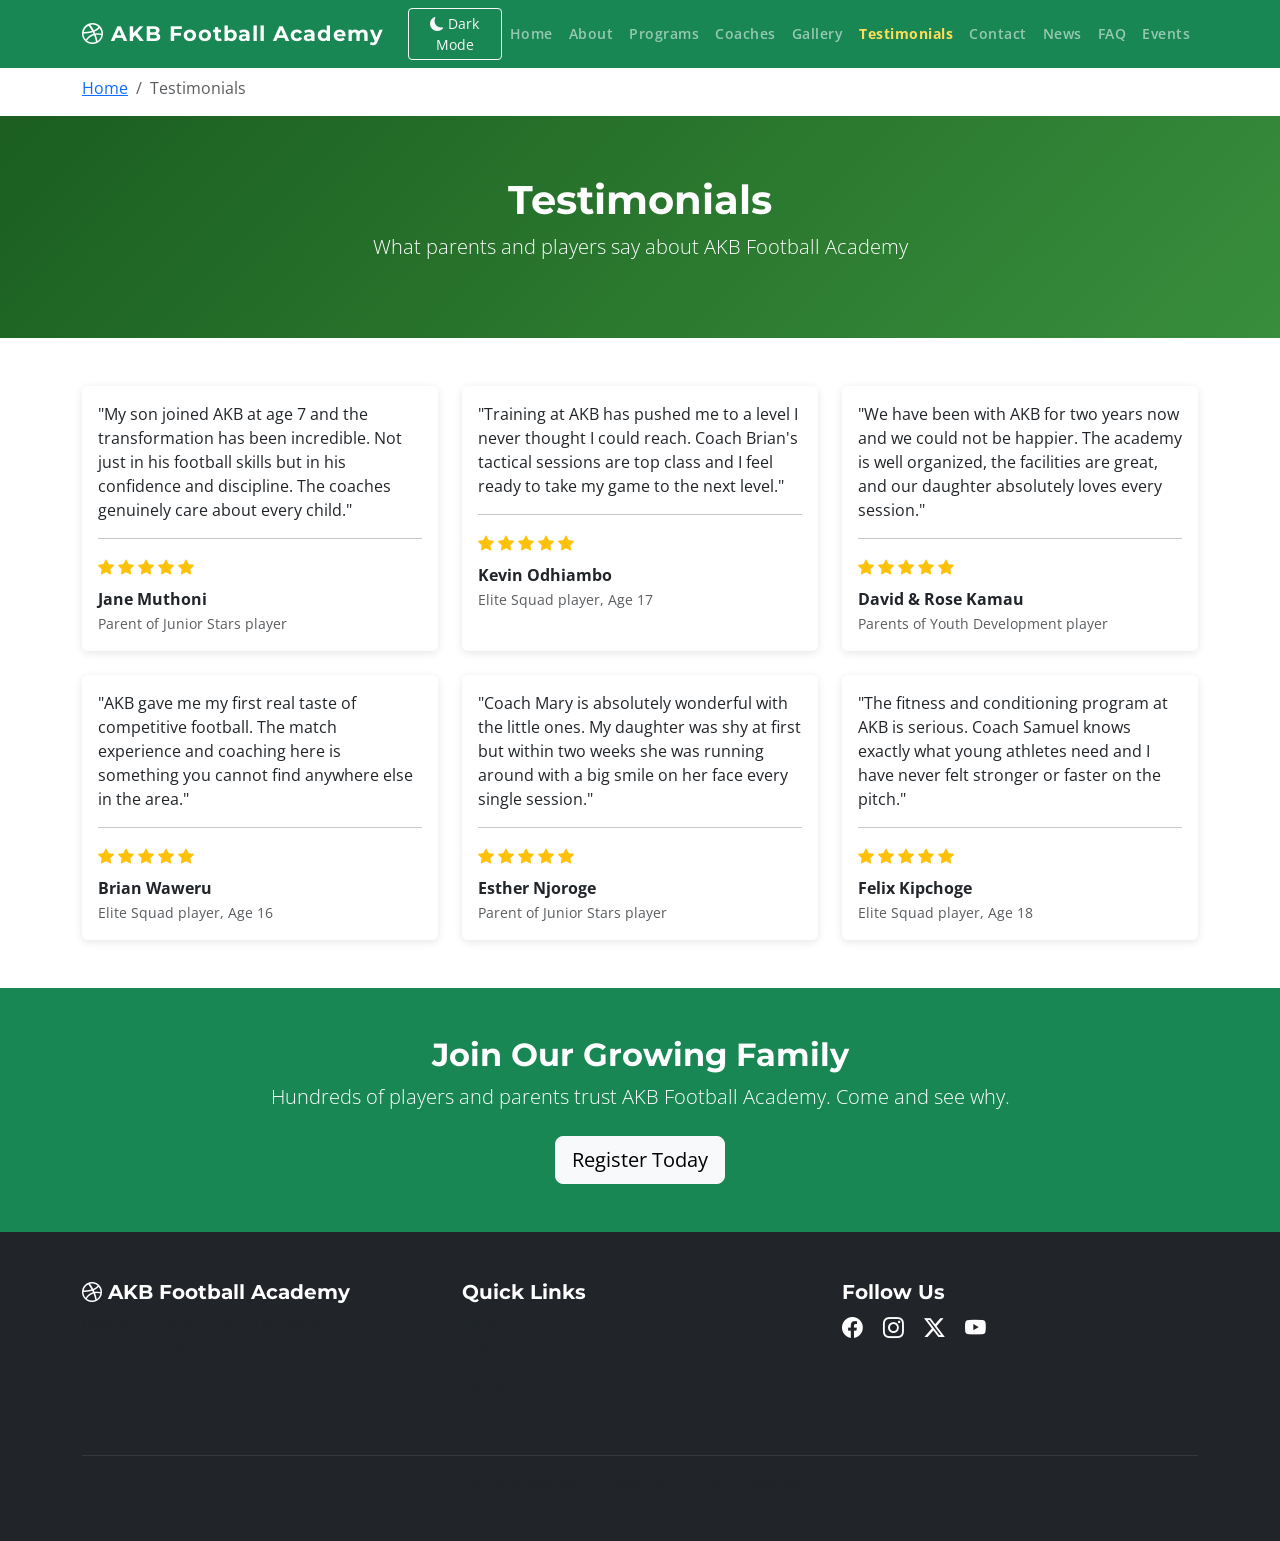
<file: testimonials.html>
<!DOCTYPE html>
<html lang="en">
<head>
    <meta charset="UTF-8">
    <meta name="viewport" content="width=device-width, initial-scale=1.0">
    <title>Testimonials - AKB Football Academy</title>

    <link href="https://cdn.jsdelivr.net/npm/bootstrap@5.3.0/dist/css/bootstrap.min.css" rel="stylesheet">
    <link rel="stylesheet" href="https://cdn.jsdelivr.net/npm/bootstrap-icons@1.11.0/font/bootstrap-icons.css">
    <link rel="stylesheet" href="css/style.css">
</head>
<body>

    <nav class="navbar navbar-expand-lg navbar-dark bg-success">
        <div class="container">
            <a class="navbar-brand" href="index.html"><i class="bi bi-dribbble"></i> AKB Football Academy</a>
            <button class="btn btn-sm btn-outline-light ms-2" id="darkModeToggle"><i class="bi bi-moon-fill"></i> Dark Mode</button>
            <button class="navbar-toggler" type="button" data-bs-toggle="collapse" data-bs-target="#navMenu">
                <span class="navbar-toggler-icon"></span>
            </button>
            <div class="collapse navbar-collapse" id="navMenu">
                <ul class="navbar-nav ms-auto">
                    <li class="nav-item"><a class="nav-link" href="index.html">Home</a></li>
                    <li class="nav-item"><a class="nav-link" href="about.html">About</a></li>
                    <li class="nav-item"><a class="nav-link" href="programs.html">Programs</a></li>
                    <li class="nav-item"><a class="nav-link" href="coaches.html">Coaches</a></li>
                    <li class="nav-item"><a class="nav-link" href="gallery.html">Gallery</a></li>
                    <li class="nav-item"><a class="nav-link active" href="testimonials.html">Testimonials</a></li>
                    <li class="nav-item"><a class="nav-link" href="contact.html">Contact</a></li>
                    <li class="nav-item"><a class="nav-link" href="news.html">News</a></li>
                    <li class="nav-item"><a class="nav-link" href="faq.html">FAQ</a></li>
                    <li class="nav-item"><a class="nav-link" href="events.html">Events</a></li>
                </ul>
            </div>
        </div>
    </nav>

    <div class="container mt-2">
        <nav aria-label="breadcrumb">
            <ol class="breadcrumb">
                <li class="breadcrumb-item"><a href="index.html">Home</a></li>
                <li class="breadcrumb-item active">Testimonials</li>
            </ol>
        </nav>
    </div>

    <div class="page-header text-center">
        <div class="container">
            <h1>Testimonials</h1>
            <p class="lead">What parents and players say about AKB Football Academy</p>
        </div>
    </div>

    <section class="container py-5">
        <div class="row g-4">

            <div class="col-md-4">
                <div class="card h-100">
                    <div class="card-body">
                        <p class="card-text">
                            "My son joined AKB at age 7 and the transformation has
                            been incredible. Not just in his football skills but in
                            his confidence and discipline. The coaches genuinely
                            care about every child."
                        </p>
                        <hr>
                        <div class="text-warning mb-2">
                            <i class="bi bi-star-fill"></i>
                            <i class="bi bi-star-fill"></i>
                            <i class="bi bi-star-fill"></i>
                            <i class="bi bi-star-fill"></i>
                            <i class="bi bi-star-fill"></i>
                        </div>
                        <p class="mb-0"><strong>Jane Muthoni</strong></p>
                        <small class="text-muted">Parent of Junior Stars player</small>
                    </div>
                </div>
            </div>

            <div class="col-md-4">
                <div class="card h-100">
                    <div class="card-body">
                        <p class="card-text">
                            "Training at AKB has pushed me to a level I never
                            thought I could reach. Coach Brian's tactical sessions
                            are top class and I feel ready to take my game
                            to the next level."
                        </p>
                        <hr>
                        <div class="text-warning mb-2">
                            <i class="bi bi-star-fill"></i>
                            <i class="bi bi-star-fill"></i>
                            <i class="bi bi-star-fill"></i>
                            <i class="bi bi-star-fill"></i>
                            <i class="bi bi-star-fill"></i>
                        </div>
                        <p class="mb-0"><strong>Kevin Odhiambo</strong></p>
                        <small class="text-muted">Elite Squad player, Age 17</small>
                    </div>
                </div>
            </div>

            <div class="col-md-4">
                <div class="card h-100">
                    <div class="card-body">
                        <p class="card-text">
                            "We have been with AKB for two years now and we could
                            not be happier. The academy is well organized, the
                            facilities are great, and our daughter absolutely
                            loves every session."
                        </p>
                        <hr>
                        <div class="text-warning mb-2">
                            <i class="bi bi-star-fill"></i>
                            <i class="bi bi-star-fill"></i>
                            <i class="bi bi-star-fill"></i>
                            <i class="bi bi-star-fill"></i>
                            <i class="bi bi-star-fill"></i>
                        </div>
                        <p class="mb-0"><strong>David & Rose Kamau</strong></p>
                        <small class="text-muted">Parents of Youth Development player</small>
                    </div>
                </div>
            </div>

            <div class="col-md-4">
                <div class="card h-100">
                    <div class="card-body">
                        <p class="card-text">
                            "AKB gave me my first real taste of competitive football.
                            The match experience and coaching here is something you
                            cannot find anywhere else in the area."
                        </p>
                        <hr>
                        <div class="text-warning mb-2">
                            <i class="bi bi-star-fill"></i>
                            <i class="bi bi-star-fill"></i>
                            <i class="bi bi-star-fill"></i>
                            <i class="bi bi-star-fill"></i>
                            <i class="bi bi-star-fill"></i>
                        </div>
                        <p class="mb-0"><strong>Brian Waweru</strong></p>
                        <small class="text-muted">Elite Squad player, Age 16</small>
                    </div>
                </div>
            </div>

            <div class="col-md-4">
                <div class="card h-100">
                    <div class="card-body">
                        <p class="card-text">
                            "Coach Mary is absolutely wonderful with the little ones.
                            My daughter was shy at first but within two weeks she
                            was running around with a big smile on her face every
                            single session."
                        </p>
                        <hr>
                        <div class="text-warning mb-2">
                            <i class="bi bi-star-fill"></i>
                            <i class="bi bi-star-fill"></i>
                            <i class="bi bi-star-fill"></i>
                            <i class="bi bi-star-fill"></i>
                            <i class="bi bi-star-fill"></i>
                        </div>
                        <p class="mb-0"><strong>Esther Njoroge</strong></p>
                        <small class="text-muted">Parent of Junior Stars player</small>
                    </div>
                </div>
            </div>

            <div class="col-md-4">
                <div class="card h-100">
                    <div class="card-body">
                        <p class="card-text">
                            "The fitness and conditioning program at AKB is serious.
                            Coach Samuel knows exactly what young athletes need and
                            I have never felt stronger or faster on the pitch."
                        </p>
                        <hr>
                        <div class="text-warning mb-2">
                            <i class="bi bi-star-fill"></i>
                            <i class="bi bi-star-fill"></i>
                            <i class="bi bi-star-fill"></i>
                            <i class="bi bi-star-fill"></i>
                            <i class="bi bi-star-fill"></i>
                        </div>
                        <p class="mb-0"><strong>Felix Kipchoge</strong></p>
                        <small class="text-muted">Elite Squad player, Age 18</small>
                    </div>
                </div>
            </div>

        </div>
    </section>

    <!-- Call to Action -->
    <section class="bg-success text-white text-center py-5">
        <div class="container">
            <h2>Join Our Growing Family</h2>
            <p class="lead">Hundreds of players and parents trust AKB Football Academy. Come and see why.</p>
            <a href="contact.html" class="btn btn-light btn-lg mt-2">Register Today</a>
        </div>
    </section>

    <button id="backToTop" class="btn btn-success"><i class="bi bi-arrow-up"></i></button>

    <footer class="bg-dark text-white py-5">
        <div class="container">
            <div class="row text-center text-md-start">
                <div class="col-md-4 mb-4">
                    <h5><i class="bi bi-dribbble"></i> AKB Football Academy</h5>
                    <p class="text-muted">Developing skills, building character, shaping champions since 2023.</p>
                </div>
                <div class="col-md-4 mb-4">
                    <h5>Quick Links</h5>
                    <ul class="list-unstyled">
                        <li><a href="index.html" class="text-muted text-decoration-none">Home</a></li>
                        <li><a href="about.html" class="text-muted text-decoration-none">About</a></li>
                        <li><a href="programs.html" class="text-muted text-decoration-none">Programs</a></li>
                        <li><a href="contact.html" class="text-muted text-decoration-none">Contact</a></li>
                    </ul>
                </div>
                <div class="col-md-4 mb-4">
                    <h5>Follow Us</h5>
                    <a href="#" class="text-white me-3"><i class="bi bi-facebook" style="font-size: 1.3rem;"></i></a>
                    <a href="#" class="text-white me-3"><i class="bi bi-instagram" style="font-size: 1.3rem;"></i></a>
                    <a href="#" class="text-white me-3"><i class="bi bi-twitter-x" style="font-size: 1.3rem;"></i></a>
                    <a href="#" class="text-white"><i class="bi bi-youtube" style="font-size: 1.3rem;"></i></a>
                </div>
            </div>
            <hr class="border-secondary">
            <p class="text-center text-muted mb-0">&copy; 2026 AKB Football Academy. All rights reserved.</p>
        </div>
    </footer>

    <script src="https://cdn.jsdelivr.net/npm/bootstrap@5.3.0/dist/js/bootstrap.bundle.min.js"></script>
    <script src="js/script.js"></script>

</body>
</html>
</file>
<file: css/style.css>
/* ===== AKB Football Academy - Main Stylesheet ===== */

/* Google Fonts */
@import url('https://fonts.googleapis.com/css2?family=Montserrat:wght@600;700&family=Open+Sans:wght@400;600&display=swap');

/* ===== General ===== */
body {
    font-family: 'Open Sans', Arial, sans-serif;
    color: #222;
}

h1, h2, h3, h4, h5 {
    font-family: 'Montserrat', sans-serif;
    font-weight: 700;
}

/* ===== Navbar ===== */
.navbar-brand {
    font-family: 'Montserrat', sans-serif;
    font-weight: 700;
    font-size: 1.3rem;
    letter-spacing: 1px;
}

.navbar-nav .nav-link {
    font-weight: 600;
    font-size: 0.9rem;
    letter-spacing: 0.5px;
    transition: color 0.2s;
}

.navbar-nav .nav-link:hover {
    color: #ffdd57 !important;
}

/* ===== Hero Banner ===== */
.hero-banner {
    background: linear-gradient(rgba(0, 0, 0, 0.6), rgba(0, 0, 0, 0.6)), url('../images/stadium.jpg') center center / cover no-repeat;
    color: white;
    padding: 90px 0;
}

.hero-banner h1 {
    font-size: 2.8rem;
}

.hero-banner p {
    font-size: 1.2rem;
}

/* ===== Section Headings ===== */
.section-heading {
    font-size: 2rem;
    color: #1b5e20;
    margin-bottom: 1rem;
}

/* ===== Cards ===== */
.card {
    border: none;
    box-shadow: 0 2px 8px rgba(0,0,0,0.1);
    transition: transform 0.2s ease, box-shadow 0.2s ease;
}

.card:hover {
    transform: translateY(-5px);
    box-shadow: 0 6px 16px rgba(0,0,0,0.15);
}

/* ===== Buttons ===== */
.btn-success {
    background-color: #1b5e20;
    border-color: #1b5e20;
}

.btn-success:hover {
    background-color: #145214;
    border-color: #145214;
}

.btn-outline-success {
    color: #1b5e20;
    border-color: #1b5e20;
}

.btn-outline-success:hover {
    background-color: #1b5e20;
    color: white;
}

/* ===== Footer ===== */
footer {
    font-size: 0.9rem;
    margin-top: auto;
}

/* ===== Page Header Banner ===== */
.page-header {
    background: linear-gradient(135deg, #1b5e20, #388e3c);
    color: white;
    padding: 60px 0;
}

/* ===== Accordion ===== */
.accordion-button:not(.collapsed) {
    background-color: #1b5e20;
    color: white;
}

/* ===== Responsive ===== */
@media (max-width: 768px) {
    .hero-banner h1 {
        font-size: 2rem;
    }

    .hero-banner p {
        font-size: 1rem;
    }
}
/* ===== Dark Mode ===== */
body.dark-mode {
    background-color: #121212;
    color: #f0f0f0;
}

body.dark-mode .card {
    background-color: #1e1e1e;
    color: #f0f0f0;
}

body.dark-mode footer {
    background-color: #0a0a0a !important;
}

body.dark-mode .page-header {
    background: linear-gradient(135deg, #0a3d0a, #1b5e20);
}

body.dark-mode .hero-banner {
    background: linear-gradient(135deg, #0a3d0a, #1b5e20);
}

body.dark-mode .accordion-item {
    background-color: #1e1e1e;
    color: #f0f0f0;
}

body.dark-mode .accordion-button {
    background-color: #2a2a2a;
    color: #f0f0f0;
}
/* ===== Back to Top Button ===== */
#backToTop {
    position: fixed;
    bottom: 30px;
    right: 30px;
    display: none;
    z-index: 999;
    border-radius: 50%;
    width: 45px;
    height: 45px;
    font-size: 1.2rem;
}
/* ===== Smooth Scroll ===== */
html {
    scroll-behavior: smooth;
}
/* ===== Call to Action Section ===== */
section.bg-success h2 {
    font-size: 2rem;
}

/* ===== Stats Section ===== */
.bg-success h2 {
    font-size: 2.5rem;
    font-weight: 700;
}

/* ===== Card Header ===== */
.card-header h5 {
    font-size: 1.1rem;
    letter-spacing: 0.5px;
}

/* ===== Nav active link ===== */
.navbar-nav .nav-link.active {
    color: #ffdd57 !important;
    font-weight: 700;
}

/* ===== Badge styling ===== */
.badge {
    font-size: 0.75rem;
    padding: 5px 10px;
}
/* ===== Tooltip styles ===== */
.navbar-brand:hover {
    opacity: 0.85;
    transition: opacity 0.2s;
}

/* ===== Table styles ===== */
.table-success th {
    font-family: 'Montserrat', sans-serif;
    font-weight: 700;
}

/* ===== Form styles ===== */
.form-control:focus {
    border-color: #1b5e20;
    box-shadow: 0 0 0 0.2rem rgba(27, 94, 32, 0.25);
}

.form-select:focus {
    border-color: #1b5e20;
    box-shadow: 0 0 0 0.2rem rgba(27, 94, 32, 0.25);
}

/* ===== Accordion focus ===== */
.accordion-button:focus {
    box-shadow: 0 0 0 0.2rem rgba(27, 94, 32, 0.25);
}
</file>
